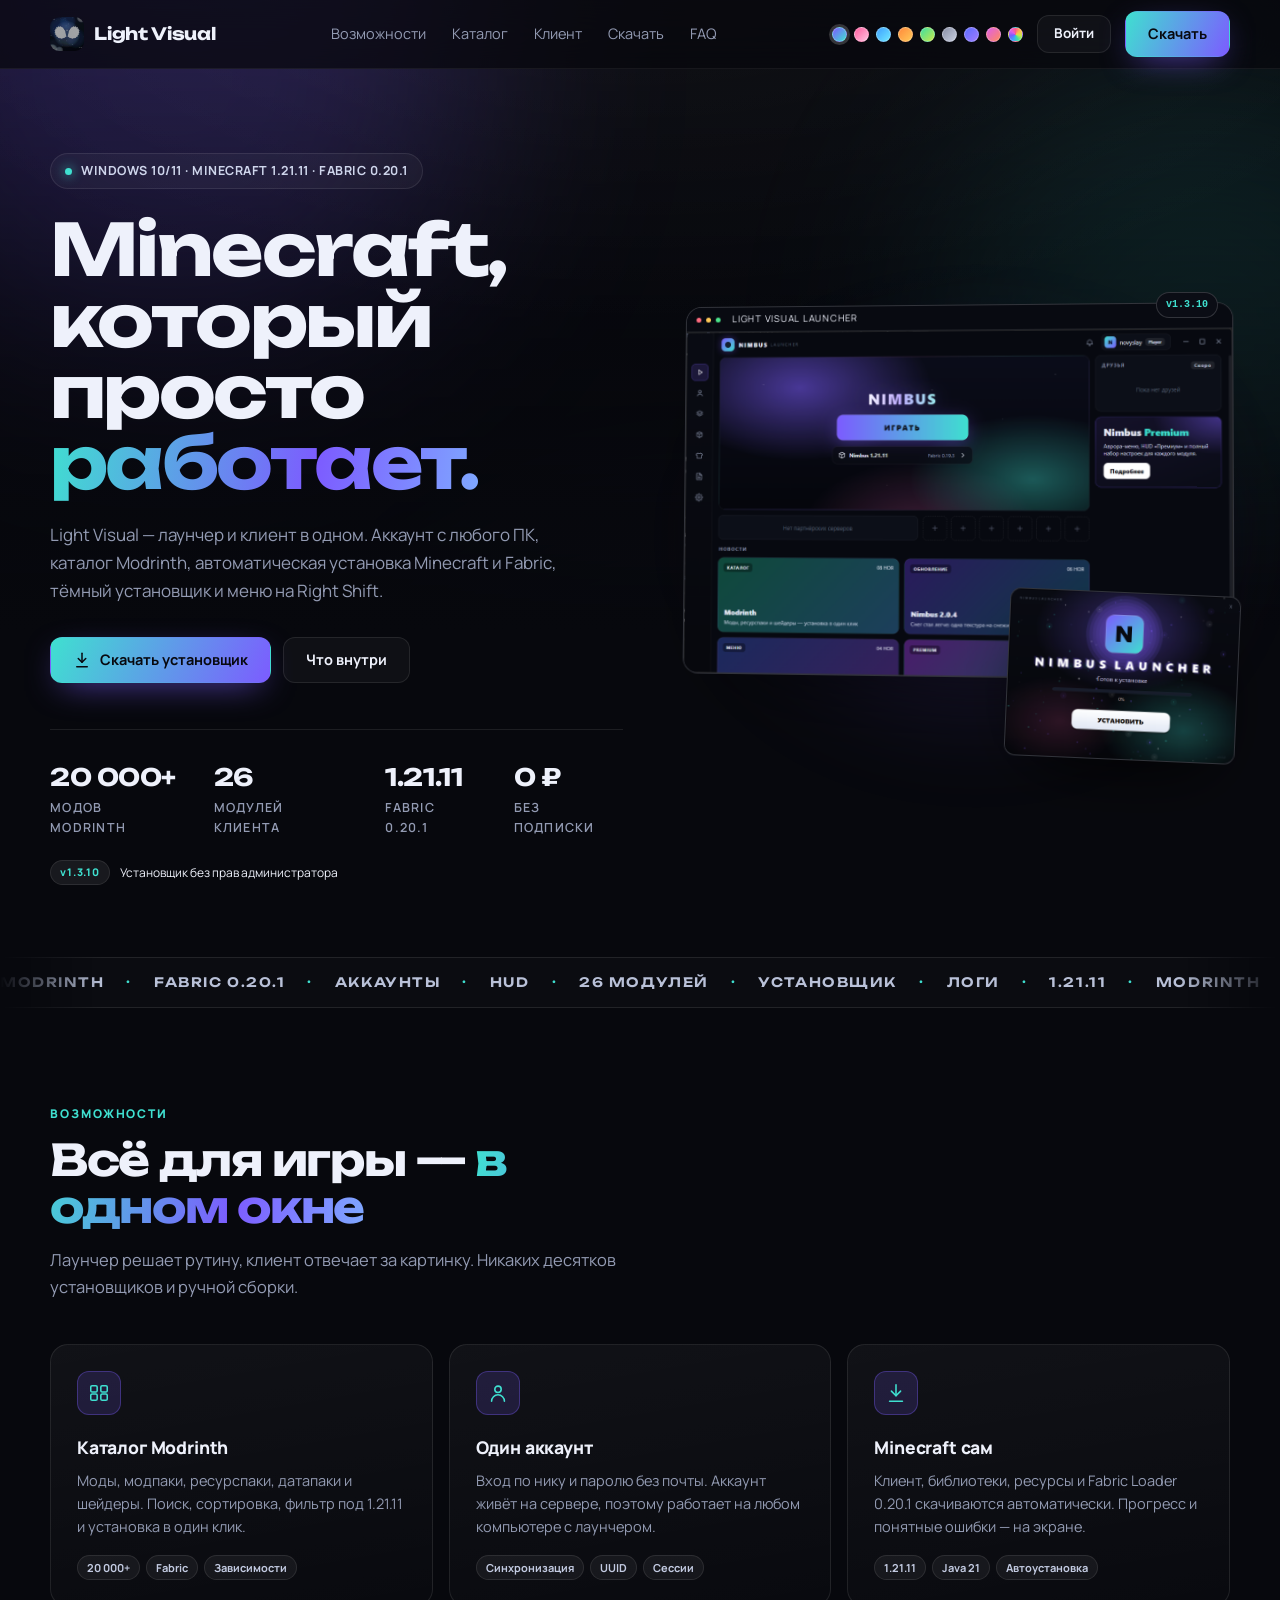
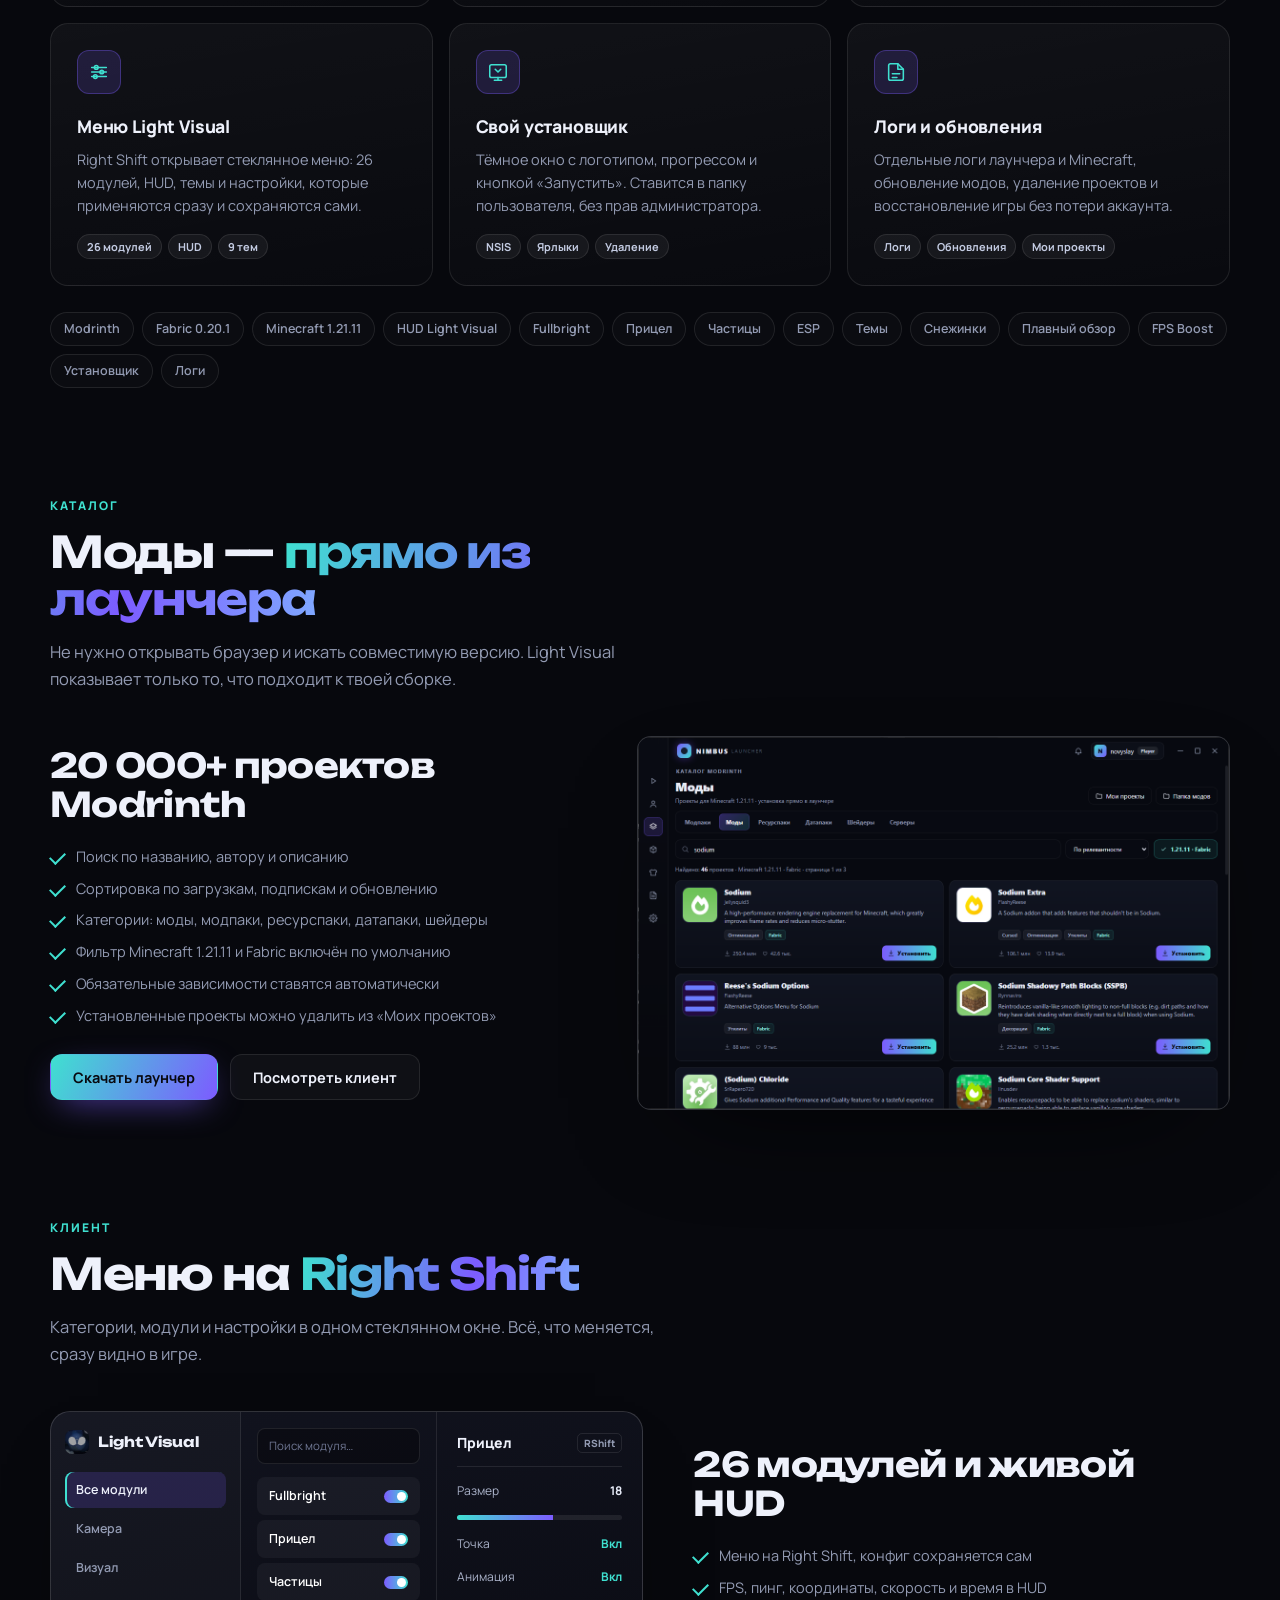
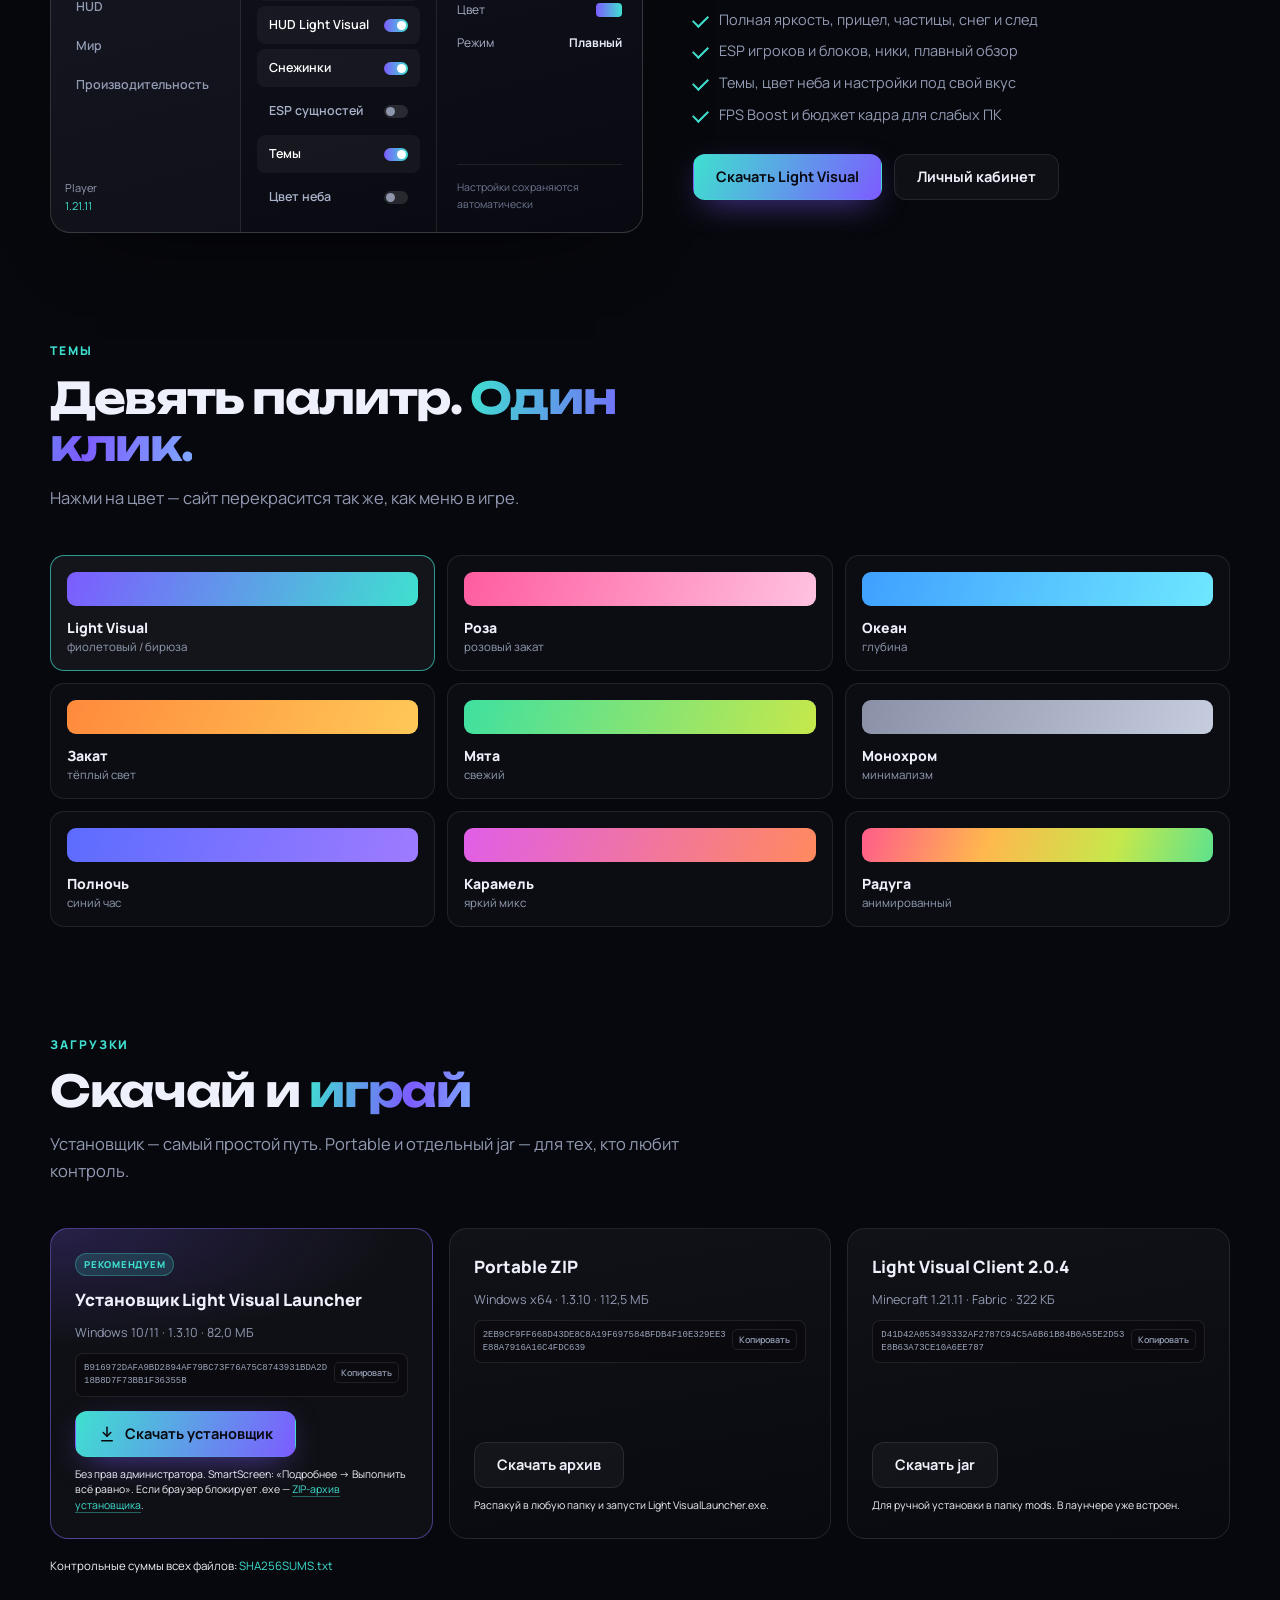
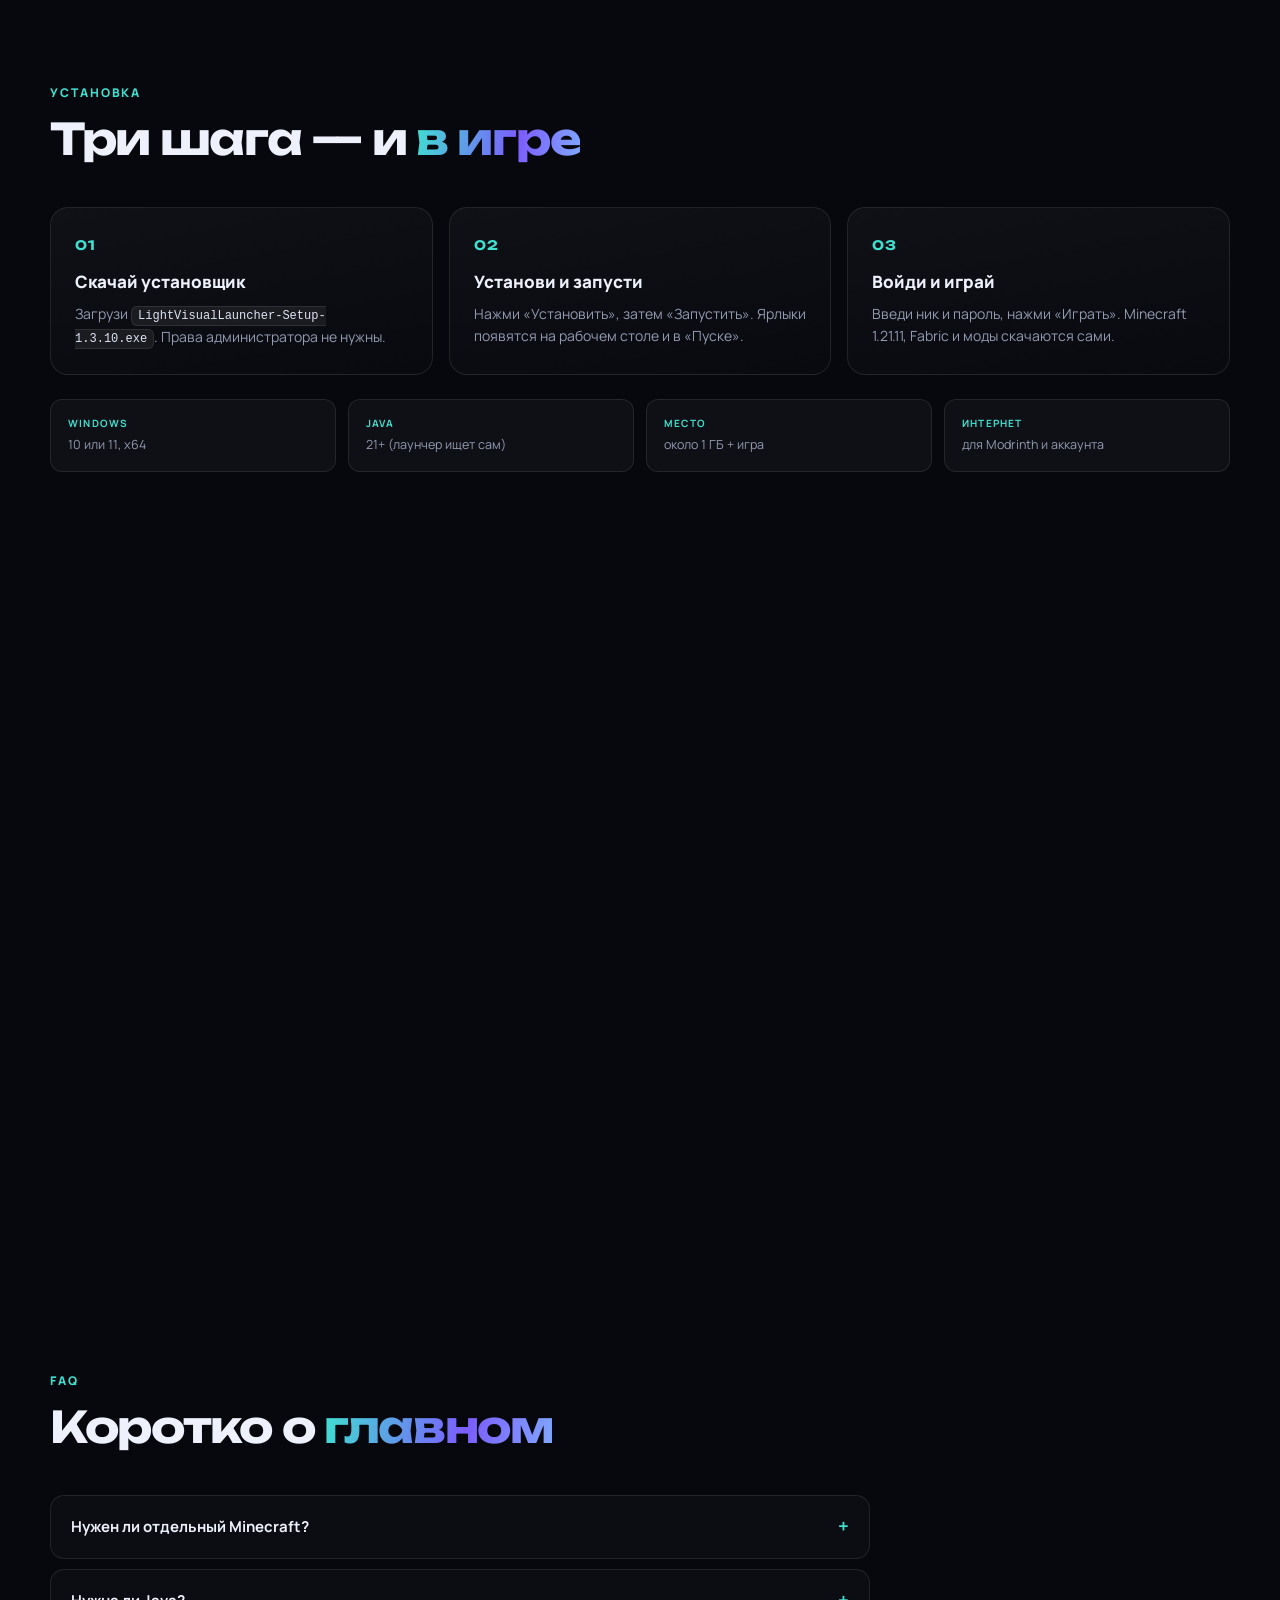
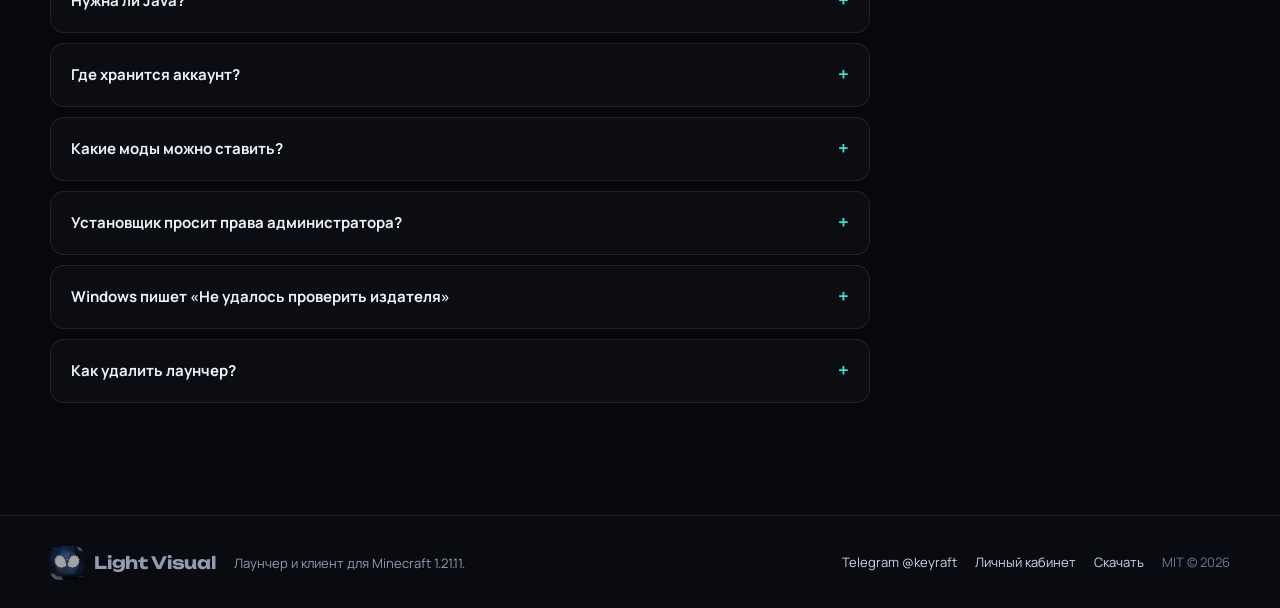
<file: index.html>
﻿<!DOCTYPE html>
<html lang="ru">
<head>
<meta charset="UTF-8">
<meta name="viewport" content="width=device-width, initial-scale=1">
<title>Light Visual — лаунчер и клиент для Minecraft 1.21.11</title>
<meta name="description" content="Light Visual — лаунчер и клиент для Minecraft 1.21.11 на Fabric: аккаунт с любого ПК, каталог Modrinth, автоматическая установка игры, HUD, 26 модулей, тёмный установщик и логи.">
<meta name="theme-color" content="#07080d">
<link rel="icon" href="assets/icon.png">
<link rel="preconnect" href="https://fonts.googleapis.com">
<link rel="preconnect" href="https://fonts.gstatic.com" crossorigin>
<link href="https://fonts.googleapis.com/css2?family=Manrope:wght@400;500;600;700;800&family=Unbounded:wght@600;700;800&display=swap" rel="stylesheet">
<link rel="stylesheet" href="style.css">
</head>
<body>
<div class="aurora" aria-hidden="true">
  <span class="blob b1"></span>
  <span class="blob b2"></span>
  <span class="blob b3"></span>
</div>

<header class="nav" id="top">
  <div class="wrap nav-inner">
    <a class="brand" href="#top">
      <img src="assets/icon.png" alt="Light Visual" width="34" height="34">
      <span>Light Visual</span>
    </a>
    <nav class="nav-links" aria-label="Основная навигация">
      <a href="#features">Возможности</a>
      <a href="#catalog">Каталог</a>
      <a href="#client">Клиент</a>
      <a href="#download">Скачать</a>
      <a href="#faq">FAQ</a>
    </nav>
    <div class="nav-actions">
      <div class="theme-dots" id="themeDots" aria-label="Тема оформления"></div>
      <a class="btn btn-ghost nav-account" href="account.html">Войти</a>
      <a class="btn btn-primary nav-download" href="#download">Скачать</a>
      <button class="nav-burger" id="navBurger" type="button" aria-label="Открыть меню" aria-expanded="false">
        <span></span><span></span><span></span>
      </button>
    </div>
  </div>
  <nav class="mobile-menu" id="mobileMenu" aria-label="Мобильная навигация">
    <a href="#features">Возможности</a>
    <a href="#catalog">Каталог</a>
    <a href="#client">Клиент</a>
    <a href="#download">Скачать</a>
    <a href="#faq">FAQ</a>
    <a href="account.html">Личный кабинет</a>
  </nav>
</header>

<main>
  <section class="hero wrap">
    <div class="hero-copy">
      <span class="badge"><i class="dot"></i> Windows 10/11 · Minecraft 1.21.11 · Fabric 0.20.1</span>
      <h1>Minecraft,<br>который просто<br><span class="grad">работает.</span></h1>
      <p class="lead">Light Visual — лаунчер и клиент в одном. Аккаунт с любого ПК, каталог Modrinth, автоматическая установка Minecraft и Fabric, тёмный установщик и меню на Right Shift.</p>
      <div class="hero-cta">
        <a class="btn btn-primary" href="https://github.com/davidovairinamatt-lgtm/nimbus-site/releases/download/v1.3.10/LightVisualLauncher-Setup-1.3.10.exe">
          <svg width="18" height="18" viewBox="0 0 24 24" fill="none" stroke="currentColor" stroke-width="2" stroke-linecap="round" stroke-linejoin="round"><path d="M12 3v12"/><path d="m7 10 5 5 5-5"/><path d="M5 21h14"/></svg>
          Скачать установщик
        </a>
        <a class="btn btn-ghost" href="#features">Что внутри</a>
      </div>
      <dl class="stats">
        <div><dt>20 000+</dt><dd>модов Modrinth</dd></div>
        <div><dt>26</dt><dd>модулей клиента</dd></div>
        <div><dt>1.21.11</dt><dd>Fabric 0.20.1</dd></div>
        <div><dt>0 ₽</dt><dd>без подписки</dd></div>
      </dl>
      <div class="hero-note">
        <span class="pill">v1.3.10</span>
        <span>Установщик без прав администратора</span>
      </div>
    </div>

    <div class="hero-art">
      <div class="art-glow" aria-hidden="true"></div>
      <div class="shot shot-main">
        <div class="shot-bar"><i></i><i></i><i></i><span>Light Visual Launcher</span></div>
        <img src="assets/launcher-home.png" alt="Главный экран Light Visual Launcher" loading="eager">
      </div>
      <div class="shot shot-mini">
        <img src="assets/installer.png" alt="Установщик Light Visual" loading="lazy">
      </div>
      <span class="hero-version">v1.3.10</span>
    </div>
  </section>

  <div class="marquee" aria-hidden="true">
    <div class="marquee-track">
      <span>MODRINTH</span><span>·</span><span>FABRIC 0.20.1</span><span>·</span><span>АККАУНТЫ</span><span>·</span><span>HUD</span><span>·</span><span>26 МОДУЛЕЙ</span><span>·</span><span>УСТАНОВЩИК</span><span>·</span><span>ЛОГИ</span><span>·</span><span>1.21.11</span><span>·</span>
      <span>MODRINTH</span><span>·</span><span>FABRIC 0.20.1</span><span>·</span><span>АККАУНТЫ</span><span>·</span><span>HUD</span><span>·</span><span>26 МОДУЛЕЙ</span><span>·</span><span>УСТАНОВЩИК</span><span>·</span><span>ЛОГИ</span><span>·</span><span>1.21.11</span><span>·</span>
    </div>
  </div>

  <section class="section wrap" id="features">
    <div class="section-head reveal">
      <span class="eyebrow">Возможности</span>
      <h2>Всё для игры — <span class="grad">в одном окне</span></h2>
      <p>Лаунчер решает рутину, клиент отвечает за картинку. Никаких десятков установщиков и ручной сборки.</p>
    </div>

    <div class="grid features">
      <article class="card reveal">
        <div class="ico"><svg viewBox="0 0 24 24"><rect x="3" y="4" width="7" height="7" rx="1.5"/><rect x="14" y="4" width="7" height="7" rx="1.5"/><rect x="3" y="13" width="7" height="7" rx="1.5"/><rect x="14" y="13" width="7" height="7" rx="1.5"/></svg></div>
        <h3>Каталог Modrinth</h3>
        <p>Моды, модпаки, ресурспаки, датапаки и шейдеры. Поиск, сортировка, фильтр под 1.21.11 и установка в один клик.</p>
        <div class="tags"><span>20 000+</span><span>Fabric</span><span>Зависимости</span></div>
      </article>

      <article class="card reveal">
        <div class="ico"><svg viewBox="0 0 24 24"><circle cx="12" cy="8" r="3.5"/><path d="M5 21c0-3.9 3.1-7 7-7s7 3.1 7 7"/></svg></div>
        <h3>Один аккаунт</h3>
        <p>Вход по нику и паролю без почты. Аккаунт живёт на сервере, поэтому работает на любом компьютере с лаунчером.</p>
        <div class="tags"><span>Синхронизация</span><span>UUID</span><span>Сессии</span></div>
      </article>

      <article class="card reveal">
        <div class="ico"><svg viewBox="0 0 24 24"><path d="M12 3v12"/><path d="m7 10 5 5 5-5"/><path d="M5 21h14"/></svg></div>
        <h3>Minecraft сам</h3>
        <p>Клиент, библиотеки, ресурсы и Fabric Loader 0.20.1 скачиваются автоматически. Прогресс и понятные ошибки — на экране.</p>
        <div class="tags"><span>1.21.11</span><span>Java 21</span><span>Автоустановка</span></div>
      </article>

      <article class="card reveal">
        <div class="ico"><svg viewBox="0 0 24 24"><path d="M4 7h16M4 12h16M4 17h16"/><circle cx="9" cy="7" r="2"/><circle cx="15" cy="12" r="2"/><circle cx="8" cy="17" r="2"/></svg></div>
        <h3>Меню Light Visual</h3>
        <p>Right Shift открывает стеклянное меню: 26 модулей, HUD, темы и настройки, которые применяются сразу и сохраняются сами.</p>
        <div class="tags"><span>26 модулей</span><span>HUD</span><span>9 тем</span></div>
      </article>

      <article class="card reveal">
        <div class="ico"><svg viewBox="0 0 24 24"><rect x="3" y="4" width="18" height="14" rx="2"/><path d="M8 21h8M12 18v3"/><path d="m9 9 3 3 3-3"/></svg></div>
        <h3>Свой установщик</h3>
        <p>Тёмное окно с логотипом, прогрессом и кнопкой «Запустить». Ставится в папку пользователя, без прав администратора.</p>
        <div class="tags"><span>NSIS</span><span>Ярлыки</span><span>Удаление</span></div>
      </article>

      <article class="card reveal">
        <div class="ico"><svg viewBox="0 0 24 24"><path d="M14 3H6a2 2 0 0 0-2 2v14a2 2 0 0 0 2 2h12a2 2 0 0 0 2-2V9z"/><path d="M14 3v6h6M8 14h8M8 18h5"/></svg></div>
        <h3>Логи и обновления</h3>
        <p>Отдельные логи лаунчера и Minecraft, обновление модов, удаление проектов и восстановление игры без потери аккаунта.</p>
        <div class="tags"><span>Логи</span><span>Обновления</span><span>Мои проекты</span></div>
      </article>
    </div>

    <div class="chips-row">
      <span>Modrinth</span><span>Fabric 0.20.1</span><span>Minecraft 1.21.11</span><span>HUD Light Visual</span><span>Fullbright</span><span>Прицел</span><span>Частицы</span><span>ESP</span><span>Темы</span><span>Снежинки</span><span>Плавный обзор</span><span>FPS Boost</span><span>Установщик</span><span>Логи</span>
    </div>
  </section>

  <section class="section wrap" id="catalog">
    <div class="section-head reveal">
      <span class="eyebrow">Каталог</span>
      <h2>Моды — <span class="grad">прямо из лаунчера</span></h2>
      <p>Не нужно открывать браузер и искать совместимую версию. Light Visual показывает только то, что подходит к твоей сборке.</p>
    </div>

    <div class="split">
      <div class="split-copy reveal">
        <h3>20 000+ проектов Modrinth</h3>
        <ul class="check-list">
          <li>Поиск по названию, автору и описанию</li>
          <li>Сортировка по загрузкам, подпискам и обновлению</li>
          <li>Категории: моды, модпаки, ресурспаки, датапаки, шейдеры</li>
          <li>Фильтр Minecraft 1.21.11 и Fabric включён по умолчанию</li>
          <li>Обязательные зависимости ставятся автоматически</li>
          <li>Установленные проекты можно удалить из «Моих проектов»</li>
        </ul>
        <div class="hero-cta">
          <a class="btn btn-primary" href="#download">Скачать лаунчер</a>
          <a class="btn btn-ghost" href="#client">Посмотреть клиент</a>
        </div>
      </div>
      <div class="shot shot-wide reveal">
        <img src="assets/launcher-mods.png" alt="Каталог модов Modrinth в Light Visual Launcher" loading="lazy">
      </div>
    </div>
  </section>

  <section class="section wrap" id="client">
    <div class="section-head reveal">
      <span class="eyebrow">Клиент</span>
      <h2>Меню на <span class="grad">Right Shift</span></h2>
      <p>Категории, модули и настройки в одном стеклянном окне. Всё, что меняется, сразу видно в игре.</p>
    </div>

    <div class="split reverse">
      <div class="menu-mock reveal">
        <aside class="mm-side">
          <div class="mm-logo"><img src="assets/icon.png" alt=""><b>Light Visual</b></div>
          <nav>
            <a class="on">Все модули</a>
            <a>Камера</a>
            <a>Визуал</a>
            <a>HUD</a>
            <a>Мир</a>
            <a>Производительность</a>
          </nav>
          <div class="mm-user"><span>Player</span><em>1.21.11</em></div>
        </aside>
        <div class="mm-list">
          <div class="mm-search">Поиск модуля…</div>
          <div class="mm-item on"><span>Fullbright</span><i></i></div>
          <div class="mm-item on"><span>Прицел</span><i></i></div>
          <div class="mm-item on"><span>Частицы</span><i></i></div>
          <div class="mm-item on"><span>HUD Light Visual</span><i></i></div>
          <div class="mm-item on"><span>Снежинки</span><i></i></div>
          <div class="mm-item"><span>ESP сущностей</span><i></i></div>
          <div class="mm-item on"><span>Темы</span><i></i></div>
          <div class="mm-item"><span>Цвет неба</span><i></i></div>
        </div>
        <div class="mm-panel">
          <div class="mm-title">Прицел <span class="mm-key">RShift</span></div>
          <div class="mm-row"><span>Размер</span><b>18</b></div>
          <div class="mm-slider"><i style="width:58%"></i></div>
          <div class="mm-row"><span>Точка</span><b class="on">Вкл</b></div>
          <div class="mm-row"><span>Анимация</span><b class="on">Вкл</b></div>
          <div class="mm-row"><span>Цвет</span><span class="mm-swatch"></span></div>
          <div class="mm-row"><span>Режим</span><b>Плавный</b></div>
          <div class="mm-foot">Настройки сохраняются автоматически</div>
        </div>
      </div>

      <div class="split-copy reveal">
        <h3>26 модулей и живой HUD</h3>
        <ul class="check-list">
          <li>Меню на Right Shift, конфиг сохраняется сам</li>
          <li>FPS, пинг, координаты, скорость и время в HUD</li>
          <li>Полная яркость, прицел, частицы, снег и след</li>
          <li>ESP игроков и блоков, ники, плавный обзор</li>
          <li>Темы, цвет неба и настройки под свой вкус</li>
          <li>FPS Boost и бюджет кадра для слабых ПК</li>
        </ul>
        <div class="hero-cta">
          <a class="btn btn-primary" href="#download">Скачать Light Visual</a>
          <a class="btn btn-ghost" href="account.html">Личный кабинет</a>
        </div>
      </div>
    </div>
  </section>

  <section class="section wrap" id="themes">
    <div class="section-head reveal">
      <span class="eyebrow">Темы</span>
      <h2>Девять палитр. <span class="grad">Один клик.</span></h2>
      <p>Нажми на цвет — сайт перекрасится так же, как меню в игре.</p>
    </div>
    <div class="themes-grid" id="themesGrid">
      <button class="theme-card" data-a="7C5CFF" data-b="3FE0D0" data-sky="7FA8FF"><span class="sw" style="--x:#7C5CFF;--y:#3FE0D0"></span><b>Light Visual</b><em>фиолетовый / бирюза</em></button>
      <button class="theme-card" data-a="FF5C9E" data-b="FFC2E0" data-sky="FF9BC4"><span class="sw" style="--x:#FF5C9E;--y:#FFC2E0"></span><b>Роза</b><em>розовый закат</em></button>
      <button class="theme-card" data-a="3FA0FF" data-b="6EE7FF" data-sky="4FA8FF"><span class="sw" style="--x:#3FA0FF;--y:#6EE7FF"></span><b>Океан</b><em>глубина</em></button>
      <button class="theme-card" data-a="FF8A3C" data-b="FFC857" data-sky="FF9E5E"><span class="sw" style="--x:#FF8A3C;--y:#FFC857"></span><b>Закат</b><em>тёплый свет</em></button>
      <button class="theme-card" data-a="3FE0A0" data-b="C6E84B" data-sky="7FE8C8"><span class="sw" style="--x:#3FE0A0;--y:#C6E84B"></span><b>Мята</b><em>свежий</em></button>
      <button class="theme-card" data-a="8A90A6" data-b="C6CDDF" data-sky="9AA2B8"><span class="sw" style="--x:#8A90A6;--y:#C6CDDF"></span><b>Монохром</b><em>минимализм</em></button>
      <button class="theme-card" data-a="5C6CFF" data-b="9E7BFF" data-sky="3C4C9E"><span class="sw" style="--x:#5C6CFF;--y:#9E7BFF"></span><b>Полночь</b><em>синий час</em></button>
      <button class="theme-card" data-a="E05EE8" data-b="FF8A5E" data-sky="C6A0FF"><span class="sw" style="--x:#E05EE8;--y:#FF8A5E"></span><b>Карамель</b><em>яркий микс</em></button>
      <button class="theme-card" data-a="rainbow" data-b="3FE0D0" data-sky="7FA8FF"><span class="sw rainbow"></span><b>Радуга</b><em>анимированный</em></button>
    </div>
  </section>

  <section class="section wrap" id="download">
    <div class="section-head reveal">
      <span class="eyebrow">Загрузки</span>
      <h2>Скачай и <span class="grad">играй</span></h2>
      <p>Установщик — самый простой путь. Portable и отдельный jar — для тех, кто любит контроль.</p>
    </div>

    <div class="download-grid">
      <article class="download-card featured reveal">
        <span class="dl-badge">Рекомендуем</span>
        <h3>Установщик Light Visual Launcher</h3>
        <p>Windows 10/11 · 1.3.10 · 82,0 МБ</p>
        <div class="hash-line"><code>B916972DAFA9BD2894AF79BC73F76A75C8743931BDA2D18B8D7F73BB1F36355B</code><button class="copy-btn" type="button" data-copy="B916972DAFA9BD2894AF79BC73F76A75C8743931BDA2D18B8D7F73BB1F36355B" aria-label="Скопировать SHA256">Копировать</button></div>
        <div class="dl-actions">
          <a class="btn btn-primary" href="https://github.com/davidovairinamatt-lgtm/nimbus-site/releases/download/v1.3.10/LightVisualLauncher-Setup-1.3.10.exe">
            <svg width="18" height="18" viewBox="0 0 24 24" fill="none" stroke="currentColor" stroke-width="2" stroke-linecap="round" stroke-linejoin="round"><path d="M12 3v12"/><path d="m7 10 5 5 5-5"/><path d="M5 21h14"/></svg>
            Скачать установщик
          </a>
        </div>
        <small>Без прав администратора. SmartScreen: «Подробнее → Выполнить всё равно». Если браузер блокирует .exe — <a href="https://github.com/davidovairinamatt-lgtm/nimbus-site/releases/download/v1.3.10/LightVisualLauncher-Setup-1.3.10.zip">ZIP-архив установщика</a>.</small>
      </article>

      <article class="download-card reveal">
        <h3>Portable ZIP</h3>
        <p>Windows x64 · 1.3.10 · 112,5 МБ</p>
        <div class="hash-line"><code>2EB9CF9FF668D43DE8C8A19F697584BFDB4F10E329EE3E88A7916A16C4FDC639</code><button class="copy-btn" type="button" data-copy="2EB9CF9FF668D43DE8C8A19F697584BFDB4F10E329EE3E88A7916A16C4FDC639" aria-label="Скопировать SHA256">Копировать</button></div>
        <div class="dl-actions">
          <a class="btn btn-ghost" href="https://github.com/davidovairinamatt-lgtm/nimbus-site/releases/download/v1.3.10/LightVisualLauncher-1.3.10-win32-x64.zip">Скачать архив</a>
        </div>
        <small>Распакуй в любую папку и запусти Light VisualLauncher.exe.</small>
      </article>

      <article class="download-card reveal">
        <h3>Light Visual Client 2.0.4</h3>
        <p>Minecraft 1.21.11 · Fabric · 322 КБ</p>
        <div class="hash-line"><code>D41D42A053493332AF2787C94C5A6B61B84B0A55E2D53E8B63A73CE10A6EE787</code><button class="copy-btn" type="button" data-copy="D41D42A053493332AF2787C94C5A6B61B84B0A55E2D53E8B63A73CE10A6EE787" aria-label="Скопировать SHA256">Копировать</button></div>
        <div class="dl-actions">
          <a class="btn btn-ghost" href="downloads/light-visual-1.21.11-2.0.4.jar" download>Скачать jar</a>
        </div>
        <small>Для ручной установки в папку mods. В лаунчере уже встроен.</small>
      </article>
    </div>
    <p class="download-note">Контрольные суммы всех файлов: <a href="downloads/SHA256SUMS.txt" target="_blank" rel="noopener">SHA256SUMS.txt</a></p>
  </section>

  <section class="section wrap" id="install">
    <div class="section-head reveal">
      <span class="eyebrow">Установка</span>
      <h2>Три шага — и <span class="grad">в игре</span></h2>
    </div>
    <div class="steps">
      <div class="step reveal">
        <span class="num">01</span>
        <h3>Скачай установщик</h3>
        <p>Загрузи <code>LightVisualLauncher-Setup-1.3.10.exe</code>. Права администратора не нужны.</p>
      </div>
      <div class="step reveal">
        <span class="num">02</span>
        <h3>Установи и запусти</h3>
        <p>Нажми «Установить», затем «Запустить». Ярлыки появятся на рабочем столе и в «Пуске».</p>
      </div>
      <div class="step reveal">
        <span class="num">03</span>
        <h3>Войди и играй</h3>
        <p>Введи ник и пароль, нажми «Играть». Minecraft 1.21.11, Fabric и моды скачаются сами.</p>
      </div>
    </div>

    <div class="requirements reveal">
      <div><b>Windows</b><span>10 или 11, x64</span></div>
      <div><b>Java</b><span>21+ (лаунчер ищет сам)</span></div>
      <div><b>Место</b><span>около 1 ГБ + игра</span></div>
      <div><b>Интернет</b><span>для Modrinth и аккаунта</span></div>
    </div>
  </section>

  <section class="section wrap" id="account">
    <div class="account-cta reveal">
      <div class="account-cta-icon">
        <svg viewBox="0 0 24 24"><circle cx="12" cy="8" r="3.5"/><path d="M5 21c0-3.9 3.1-7 7-7s7 3.1 7 7"/></svg>
      </div>
      <div class="account-cta-copy">
        <h2>Один аккаунт — любой ПК</h2>
        <p>Зарегистрируйся на сервере Light Visual и входи с любого компьютера. Ник, пароль и UUID игрока — без почты и лишних шагов.</p>
      </div>
      <div class="hero-cta">
        <a class="btn btn-primary" href="account.html">Личный кабинет</a>
        <a class="btn btn-ghost" href="account.html#register">Создать аккаунт</a>
      </div>
    </div>
  </section>

  <section class="section wrap" id="changelog">
    <div class="section-head reveal">
      <span class="eyebrow">Changelog</span>
      <h2>Что <span class="grad">нового</span></h2>
    </div>
    <div class="changelog">
      <article class="release reveal">
        <div class="release-tag">1.3.10 <span>установщик</span></div>
        <p>Новый фирменный установщик с прогрессом и кнопкой запуска. Установка без прав администратора, ярлыки и удаление. Fabric Loader 0.20.1, удаление проектов и восстановление WalksyLib.</p>
      </article>
      <article class="release reveal">
        <div class="release-tag">1.3.0 <span>каталог</span></div>
        <p>Панель Modrinth: 20 000+ проектов, поиск, сортировка, вкладки, карточки, установка модов и зависимостей, «Мои проекты».</p>
      </article>
      <article class="release reveal">
        <div class="release-tag">1.2.0 <span>лаунчер</span></div>
        <p>Запуск Minecraft 1.21.11 и Fabric, меню логов, прогресс, состояния «Скачивание Light Visual / Запущено», первый установщик.</p>
      </article>
      <article class="release reveal">
        <div class="release-tag">2.0.4 <span>клиент</span></div>
        <p>Аврора-меню на Right Shift, HUD Premium, 26 модулей, ESP, снежинки, следы, темы и FPS Boost. При открытии меню снимаются лимит кадров и VSync, частицы и дальность сущностей временно уменьшаются — FPS в меню не режется.</p>
      </article>
    </div>
  </section>

  <section class="section wrap" id="faq">
    <div class="section-head reveal">
      <span class="eyebrow">FAQ</span>
      <h2>Коротко о <span class="grad">главном</span></h2>
    </div>
    <div class="faq">
      <details class="reveal">
        <summary>Нужен ли отдельный Minecraft?</summary>
        <p>Нет. Лаунчер сам скачает Minecraft 1.21.11, Fabric и библиотеки в отдельную папку. Если игра уже установлена, файлы переиспользуются.</p>
      </details>
      <details class="reveal">
        <summary>Нужна ли Java?</summary>
        <p>Да, Java 21 или новее. Лаунчер ищет её в JAVA_HOME, PATH, Adoptium и TLauncher. Если Java нет — покажет понятную ошибку.</p>
      </details>
      <details class="reveal">
        <summary>Где хранится аккаунт?</summary>
        <p>На сервере аккаунтов Light Visual. Укажи его адрес в настройках лаунчера — и вход будет работать на другом ПК. Пароль хранится в виде scrypt-хэша.</p>
      </details>
      <details class="reveal">
        <summary>Какие моды можно ставить?</summary>
        <p>Любые проекты Modrinth для Minecraft 1.21.11 и Fabric. Фильтр включён по умолчанию, обязательные зависимости скачиваются автоматически.</p>
      </details>
      <details class="reveal">
        <summary>Установщик просит права администратора?</summary>
        <p>Нет. Он ставит лаунчер в <code>%LOCALAPPDATA%\Programs\Light Visual Launcher</code>, создаёт ярлыки и запись в «Установленных приложениях» для текущего пользователя.</p>
      </details>
      <details class="reveal">
        <summary>Windows пишет «Не удалось проверить издателя»</summary>
        <p>Установщик не подписан. Нажми «Подробнее» → «Выполнить всё равно». Это стандартное предупреждение SmartScreen для новых сборок.</p>
      </details>
      <details class="reveal">
        <summary>Как удалить лаунчер?</summary>
        <p>«Параметры → Приложения → Light Visual Launcher → Удалить» или ярлык «Удалить Light Visual Launcher». Аккаунт, логи и скачанный Minecraft в <code>%APPDATA%</code> останутся.</p>
      </details>
    </div>
  </section>
</main>

<footer class="footer">
  <div class="wrap footer-inner">
    <div class="brand">
      <img src="assets/icon.png" alt="Light Visual" width="34" height="34">
      <span>Light Visual</span>
    </div>
    <p>Лаунчер и клиент для Minecraft 1.21.11.</p>
    <div class="footer-links">
      <a href="https://t.me/keyraft" target="_blank" rel="noopener">Telegram @keyraft</a>
      <a href="account.html">Личный кабинет</a>
      <a href="#download">Скачать</a>
      <span>MIT © 2026</span>
    </div>
  </div>
</footer>

<div class="toast" id="toast" hidden></div>
<script src="script.js"></script>
</body>
</html>
</file>
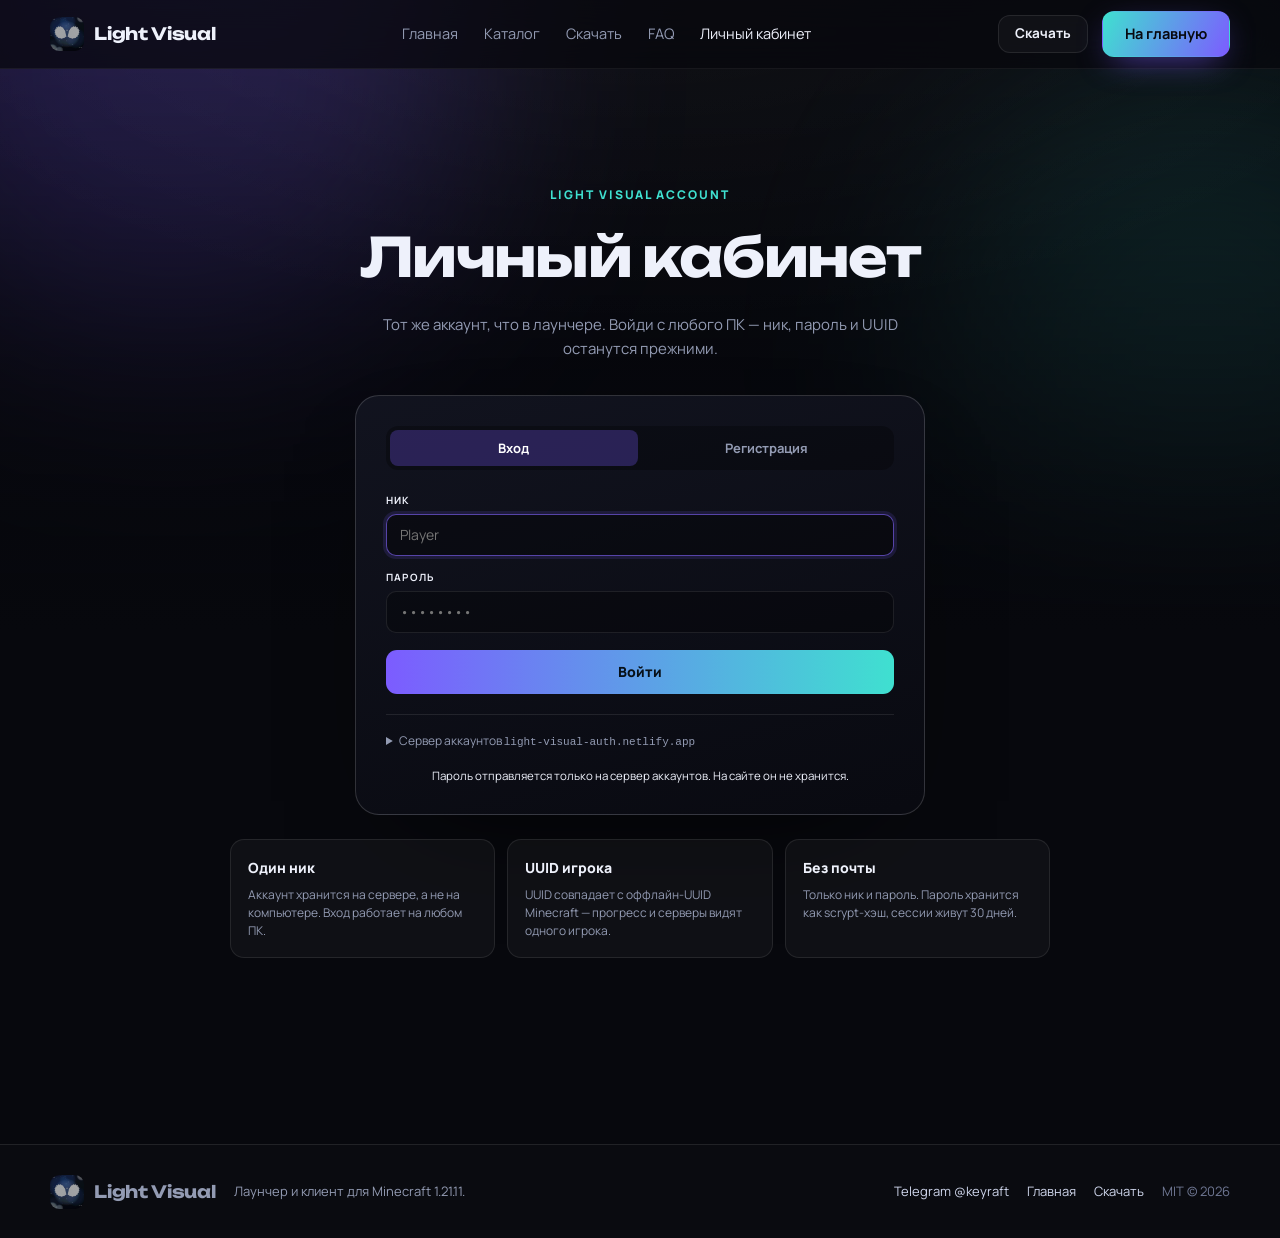
<file: account.html>
<!DOCTYPE html>
<html lang="ru">
<head>
<meta charset="UTF-8">
<meta name="viewport" content="width=device-width, initial-scale=1">
<title>Личный кабинет — Light Visual</title>
<meta name="description" content="Вход и регистрация в Light Visual. Тот же аккаунт, что в лаунчере: ник, пароль и UUID игрока на любом ПК.">
<meta name="theme-color" content="#07080d">
<link rel="icon" href="assets/icon.png">
<link rel="preconnect" href="https://fonts.googleapis.com">
<link rel="preconnect" href="https://fonts.gstatic.com" crossorigin>
<link href="https://fonts.googleapis.com/css2?family=Manrope:wght@400;500;600;700;800&family=Unbounded:wght@600;700;800&display=swap" rel="stylesheet">
<link rel="stylesheet" href="style.css">
</head>
<body class="account-page">
<div class="aurora" aria-hidden="true">
  <span class="blob b1"></span>
  <span class="blob b2"></span>
  <span class="blob b3"></span>
</div>

<header class="nav" id="top">
  <div class="wrap nav-inner">
    <a class="brand" href="index.html">
      <img src="assets/icon.png" alt="Light Visual" width="34" height="34">
      <span>Light Visual</span>
    </a>
    <nav class="nav-links" aria-label="Навигация">
      <a href="index.html">Главная</a>
      <a href="index.html#catalog">Каталог</a>
      <a href="index.html#download">Скачать</a>
      <a href="index.html#faq">FAQ</a>
      <a class="active" href="account.html">Личный кабинет</a>
    </nav>
    <div class="nav-actions">
      <a class="btn btn-ghost nav-account" href="index.html#download">Скачать</a>
      <a class="btn btn-primary" href="index.html">На главную</a>
      <button class="nav-burger" id="navBurger" type="button" aria-label="Открыть меню" aria-expanded="false">
        <span></span><span></span><span></span>
      </button>
    </div>
  </div>
  <nav class="mobile-menu" id="mobileMenu" aria-label="Мобильная навигация">
    <a href="index.html">Главная</a>
    <a href="index.html#catalog">Каталог</a>
    <a href="index.html#download">Скачать</a>
    <a href="index.html#faq">FAQ</a>
    <a href="account.html">Личный кабинет</a>
  </nav>
</header>

<main class="account-main wrap">
  <div class="account-hero">
    <span class="eyebrow">Light Visual Account</span>
    <h1>Личный кабинет</h1>
    <p>Тот же аккаунт, что в лаунчере. Войди с любого ПК — ник, пароль и UUID останутся прежними.</p>
  </div>

  <section class="account-card" aria-live="polite">
    <div id="authView">
      <div class="account-tabs" role="tablist" aria-label="Вход или регистрация">
        <button type="button" class="account-tab active" data-auth-tab="login" role="tab" aria-selected="true">Вход</button>
        <button type="button" class="account-tab" data-auth-tab="register" role="tab" aria-selected="false">Регистрация</button>
      </div>

      <form id="authForm" class="account-form" autocomplete="on" novalidate>
        <label class="account-field">
          <span>Ник</span>
          <input id="username" class="account-input" name="username" type="text" maxlength="16" placeholder="Player" autocomplete="username" required>
        </label>
        <label class="account-field">
          <span>Пароль</span>
          <input id="password" class="account-input" name="password" type="password" maxlength="128" placeholder="••••••••" autocomplete="current-password" required>
        </label>
        <label class="account-field" id="repeatField" hidden>
          <span>Повтори пароль</span>
          <input id="repeat" class="account-input" name="repeat" type="password" maxlength="128" placeholder="••••••••" autocomplete="new-password">
        </label>

        <div id="authError" class="account-error" role="alert"></div>
        <button id="authSubmit" class="account-submit" type="submit">Войти</button>
      </form>

      <details class="account-server">
        <summary>Сервер аккаунтов <span id="serverLabel">127.0.0.1:3000</span></summary>
        <div class="server-row">
          <input id="serverUrl" class="account-input mono" type="url" spellcheck="false" placeholder="https://auth.example.com">
          <button id="saveServer" class="btn btn-ghost" type="button">Сохранить</button>
        </div>
        <div id="serverStatus" class="server-status"></div>
        <p class="account-note">Для второго ПК укажи адрес сервера, который печатает Light VisualAuthServer. Для интернета нужен https.</p>
      </details>

      <p class="account-note center">Пароль отправляется только на сервер аккаунтов. На сайте он не хранится.</p>
    </div>

    <div id="userView" hidden>
      <div class="account-user">
        <div id="avatar" class="account-avatar">N</div>
        <div class="account-user-copy">
          <h2 id="userName">Player</h2>
          <span class="account-badge">Аккаунт Light Visual</span>
        </div>
        <a class="btn btn-ghost small" href="index.html#download">Скачать</a>
      </div>

      <div class="account-grid">
        <div class="account-info">
          <span>UUID игрока</span>
          <code id="userUuid" class="mono">—</code>
        </div>
        <div class="account-info">
          <span>Аккаунт создан</span>
          <b id="userCreated">—</b>
        </div>
        <div class="account-info wide">
          <span>Сервер аккаунтов</span>
          <b id="userServer" class="mono">—</b>
        </div>
      </div>

      <div class="account-actions">
        <button id="copyUuid" class="btn btn-primary" type="button">Скопировать UUID</button>
        <button id="openServer" class="btn btn-ghost" type="button">Сменить сервер</button>
        <button id="logout" class="btn btn-ghost danger" type="button">Выйти</button>
      </div>

      <p class="account-note center">Этот аккаунт работает в лаунчере, если там указан тот же сервер аккаунтов.</p>
    </div>
  </section>

  <section class="account-benefits">
    <article>
      <h3>Один ник</h3>
      <p>Аккаунт хранится на сервере, а не на компьютере. Вход работает на любом ПК.</p>
    </article>
    <article>
      <h3>UUID игрока</h3>
      <p>UUID совпадает с оффлайн-UUID Minecraft — прогресс и серверы видят одного игрока.</p>
    </article>
    <article>
      <h3>Без почты</h3>
      <p>Только ник и пароль. Пароль хранится как scrypt-хэш, сессии живут 30 дней.</p>
    </article>
  </section>
</main>

<footer class="footer">
  <div class="wrap footer-inner">
    <div class="brand">
      <img src="assets/icon.png" alt="Light Visual" width="34" height="34">
      <span>Light Visual</span>
    </div>
    <p>Лаунчер и клиент для Minecraft 1.21.11.</p>
    <div class="footer-links">
      <a href="https://t.me/keyraft" target="_blank" rel="noopener">Telegram @keyraft</a>
      <a href="index.html">Главная</a>
      <a href="index.html#download">Скачать</a>
      <span>MIT © 2026</span>
    </div>
  </div>
</footer>

<div class="toast" id="toast" hidden></div>
<script src="script.js"></script>
<script src="account.js"></script>
</body>
</html>
</file>
<file: style.css>
:root {
  --a1: #7C5CFF;
  --a2: #3FE0D0;
  --sky: #7FA8FF;
  --bg: #07080d;
  --bg2: #0b0d15;
  --surface: rgba(255, 255, 255, 0.035);
  --surface-2: rgba(255, 255, 255, 0.06);
  --stroke: rgba(255, 255, 255, 0.09);
  --stroke-2: rgba(255, 255, 255, 0.16);
  --text: #eef1fb;
  --muted: #939bb3;
  --radius: 18px;
  --max: 1180px;
  --font: "Manrope", "Segoe UI", system-ui, sans-serif;
  --display: "Unbounded", "Manrope", "Segoe UI", sans-serif;
  --mono: ui-monospace, "Cascadia Code", "Consolas", monospace;
}

* { box-sizing: border-box; }
html { scroll-behavior: smooth; scroll-padding-top: 96px; }
body {
  margin: 0;
  background: var(--bg);
  color: var(--text);
  font-family: var(--font);
  font-size: 16px;
  line-height: 1.6;
  -webkit-font-smoothing: antialiased;
  overflow-x: hidden;
}
a { color: inherit; text-decoration: none; }
img { display: block; }
code {
  font-family: var(--mono);
  font-size: 0.86em;
  background: rgba(255, 255, 255, 0.06);
  border: 1px solid var(--stroke);
  padding: 2px 6px;
  border-radius: 6px;
  color: #dfe4f5;
}
::selection { background: var(--a1); color: #fff; }

.wrap {
  width: min(var(--max), calc(100% - 48px));
  margin: 0 auto;
}

/* ---------- background ---------- */
.aurora {
  position: fixed;
  inset: 0;
  z-index: 0;
  pointer-events: none;
  overflow: hidden;
}
.blob {
  position: absolute;
  border-radius: 50%;
  filter: blur(110px);
  opacity: 0.32;
  will-change: transform;
}
.b1 { width: 620px; height: 620px; top: -240px; left: -140px; background: var(--a1); animation: drift 26s ease-in-out infinite; }
.b2 { width: 520px; height: 520px; top: 10%; right: -180px; background: var(--a2); opacity: 0.22; animation: drift 32s ease-in-out infinite reverse; }
.b3 { width: 560px; height: 560px; bottom: -240px; left: 32%; background: var(--sky); opacity: 0.14; animation: drift 38s ease-in-out infinite; }
@keyframes drift {
  0%, 100% { transform: translate3d(0, 0, 0) scale(1); }
  50% { transform: translate3d(40px, 50px, 0) scale(1.12); }
}
body::before {
  content: "";
  position: fixed;
  inset: 0;
  z-index: 1;
  pointer-events: none;
  background:
    radial-gradient(1200px 600px at 50% -10%, rgba(255, 255, 255, 0.05), transparent 70%),
    linear-gradient(180deg, rgba(7, 8, 13, 0.2), var(--bg) 70%);
}
main, .nav, .footer { position: relative; z-index: 2; }

/* ---------- nav ---------- */
.nav {
  position: sticky;
  top: 0;
  z-index: 50;
  backdrop-filter: blur(18px);
  background: rgba(7, 8, 13, 0.72);
  border-bottom: 1px solid rgba(255, 255, 255, 0.06);
}
.nav-inner {
  display: flex;
  align-items: center;
  justify-content: space-between;
  gap: 24px;
  height: 68px;
}
.brand {
  display: flex;
  align-items: center;
  gap: 10px;
  font-family: var(--display);
  font-weight: 700;
  font-size: 17px;
  letter-spacing: -0.01em;
}
.brand img { border-radius: 9px; }
.nav-links {
  display: flex;
  gap: 26px;
  font-size: 14.5px;
  color: var(--muted);
}
.nav-links a { transition: color 0.2s; }
.nav-links a:hover { color: var(--text); }
.nav-actions { display: flex; align-items: center; gap: 14px; }

.lang-switch {
  display: flex;
  gap: 2px;
  padding: 2px;
  border: 1px solid var(--stroke);
  border-radius: 9px;
  background: var(--surface);
}
.lang-switch button {
  min-width: 34px;
  height: 28px;
  padding: 0 7px;
  border: 0;
  border-radius: 7px;
  background: transparent;
  color: var(--muted);
  font-family: var(--font);
  font-size: 11.5px;
  font-weight: 800;
  letter-spacing: 0.05em;
  cursor: pointer;
  transition: color 0.18s, background 0.18s;
}
.lang-switch button:hover { color: var(--text); }
.lang-switch button[aria-pressed="true"] {
  color: #08090f;
  background: linear-gradient(110deg, var(--a2), var(--a1));
}

.theme-dots { display: flex; gap: 7px; }
.theme-dots button {
  width: 15px;
  height: 15px;
  padding: 0;
  border-radius: 50%;
  border: 1px solid rgba(255, 255, 255, 0.25);
  cursor: pointer;
  transition: transform 0.18s, box-shadow 0.18s;
}
.theme-dots button:hover { transform: scale(1.22); }
.theme-dots button[aria-pressed="true"] { box-shadow: 0 0 0 3px rgba(255, 255, 255, 0.18); }

/* ---------- buttons ---------- */
.btn {
  display: inline-flex;
  align-items: center;
  justify-content: center;
  gap: 9px;
  height: 46px;
  padding: 0 22px;
  border-radius: 12px;
  border: 1px solid transparent;
  font-family: var(--font);
  font-size: 14.5px;
  font-weight: 700;
  cursor: pointer;
  transition: transform 0.18s, box-shadow 0.25s, background 0.25s, border-color 0.25s;
  white-space: nowrap;
}
.btn:hover { transform: translateY(-2px); }
.btn-primary {
  color: #08090f;
  background: linear-gradient(115deg, var(--a2), var(--a1));
  box-shadow: 0 10px 34px -12px color-mix(in srgb, var(--a1) 80%, transparent);
}
.btn-primary:hover { box-shadow: 0 16px 44px -12px color-mix(in srgb, var(--a1) 95%, transparent); }
.btn-ghost {
  background: var(--surface);
  border-color: var(--stroke);
  color: var(--text);
}
.btn-ghost:hover { background: var(--surface-2); border-color: var(--stroke-2); }
.nav .btn-ghost { height: 38px; padding: 0 16px; font-size: 13.5px; }

/* ---------- hero ---------- */
.hero {
  display: grid;
  grid-template-columns: 1.02fr 0.98fr;
  gap: 56px;
  align-items: center;
  padding: 84px 0 72px;
}
.badge {
  display: inline-flex;
  align-items: center;
  gap: 9px;
  padding: 7px 14px;
  border-radius: 999px;
  border: 1px solid var(--stroke);
  background: var(--surface);
  font-size: 12.5px;
  font-weight: 700;
  letter-spacing: 0.04em;
  text-transform: uppercase;
  color: #cfd6ec;
}
.badge .dot {
  width: 7px;
  height: 7px;
  border-radius: 50%;
  background: var(--a2);
  box-shadow: 0 0 12px var(--a2);
  animation: pulse 2s infinite;
}
@keyframes pulse { 0%, 100% { opacity: 1; } 50% { opacity: 0.35; } }

.hero h1 {
  font-family: var(--display);
  font-size: clamp(44px, 5.6vw, 76px);
  line-height: 0.99;
  letter-spacing: -0.035em;
  margin: 26px 0 22px;
  font-weight: 700;
}
.grad {
  background: linear-gradient(100deg, var(--a2), var(--a1) 62%, var(--sky));
  -webkit-background-clip: text;
  background-clip: text;
  color: transparent;
}
.lead {
  max-width: 540px;
  color: var(--muted);
  font-size: 17px;
  line-height: 1.65;
  margin: 0 0 32px;
}
.hero-cta { display: flex; gap: 12px; flex-wrap: wrap; }

.stats {
  display: flex;
  gap: 34px;
  margin: 46px 0 0;
  padding-top: 28px;
  border-top: 1px solid var(--stroke);
}
.stats div { display: flex; flex-direction: column; gap: 2px; }
.stats dt {
  font-family: var(--display);
  font-size: 24px;
  font-weight: 700;
  letter-spacing: -0.02em;
}
.stats dd {
  margin: 0;
  font-size: 12.5px;
  text-transform: uppercase;
  letter-spacing: 0.1em;
  color: var(--muted);
  font-weight: 600;
}

/* ---------- hero art / hud mock ---------- */
.hero-art { position: relative; }
.art-glow {
  position: absolute;
  inset: 8% 0 0 8%;
  background: radial-gradient(closest-side, color-mix(in srgb, var(--a1) 45%, transparent), transparent);
  filter: blur(50px);
  z-index: 0;
}
.hud-mock {
  position: relative;
  z-index: 1;
  border-radius: 20px;
  border: 1px solid var(--stroke-2);
  background:
    linear-gradient(160deg, rgba(255, 255, 255, 0.07), rgba(10, 12, 20, 0.85) 45%),
    var(--bg2);
  box-shadow:
    0 40px 90px -40px rgba(0, 0, 0, 0.9),
    inset 0 1px 0 rgba(255, 255, 255, 0.08);
  padding: 18px;
  overflow: hidden;
  transform: perspective(1100px) rotateY(-7deg) rotateX(4deg);
  animation: floaty 9s ease-in-out infinite;
}
@keyframes floaty {
  0%, 100% { transform: perspective(1100px) rotateY(-7deg) rotateX(4deg) translateY(0); }
  50% { transform: perspective(1100px) rotateY(-4deg) rotateX(3deg) translateY(-12px); }
}
.hud-top { display: flex; gap: 8px; flex-wrap: wrap; }
.hud-chip {
  display: inline-flex;
  align-items: center;
  gap: 6px;
  padding: 6px 11px;
  border-radius: 8px;
  background: rgba(0, 0, 0, 0.42);
  border: 1px solid var(--stroke);
  font-size: 11.5px;
  color: #c4cbe0;
  font-weight: 600;
}
.hud-chip b { color: #fff; font-weight: 800; }
.hud-chip em { color: var(--a2); font-style: normal; font-size: 10.5px; }
.hud-chip:first-child { border-color: color-mix(in srgb, var(--a1) 55%, transparent); }
.hud-chip:first-child b { color: var(--a2); }

.hud-list {
  display: grid;
  grid-template-columns: repeat(2, minmax(0, 1fr));
  gap: 6px;
  margin: 16px 0;
}
.hud-list span {
  padding: 7px 12px;
  border-radius: 8px;
  background: rgba(255, 255, 255, 0.055);
  border-left: 2px solid var(--a1);
  font-size: 12px;
  font-weight: 700;
  color: #dfe4f4;
  letter-spacing: 0.01em;
}
.hud-list span:nth-child(2n) { border-left-color: var(--a2); }
.hud-bottom {
  display: flex;
  align-items: center;
  gap: 10px;
  font-size: 10.5px;
  color: var(--muted);
  font-weight: 600;
  border-top: 1px solid var(--stroke);
  padding-top: 12px;
}
.hud-arrow { color: var(--a2); }
.hud-bar {
  margin-left: auto;
  width: 90px;
  height: 4px;
  border-radius: 4px;
  background: rgba(255, 255, 255, 0.1);
  overflow: hidden;
}
.hud-bar i {
  display: block;
  height: 100%;
  width: 68%;
  background: linear-gradient(90deg, var(--a2), var(--a1));
  border-radius: 4px;
}

.flakes { position: absolute; inset: 0; pointer-events: none; }
.flakes i {
  position: absolute;
  top: -8px;
  width: 3px;
  height: 3px;
  border-radius: 50%;
  background: rgba(255, 255, 255, 0.75);
  animation: fall linear infinite;
}
.flakes i:nth-child(1) { left: 12%; animation-duration: 7.5s; animation-delay: 0s; }
.flakes i:nth-child(2) { left: 26%; animation-duration: 9.5s; animation-delay: 1.4s; }
.flakes i:nth-child(3) { left: 40%; animation-duration: 8s; animation-delay: 2.8s; }
.flakes i:nth-child(4) { left: 54%; animation-duration: 10.5s; animation-delay: 0.7s; }
.flakes i:nth-child(5) { left: 67%; animation-duration: 7s; animation-delay: 3.3s; }
.flakes i:nth-child(6) { left: 78%; animation-duration: 11s; animation-delay: 1.9s; }
.flakes i:nth-child(7) { left: 88%; animation-duration: 8.5s; animation-delay: 4.2s; }
.flakes i:nth-child(8) { left: 96%; animation-duration: 9s; animation-delay: 2.2s; }
@keyframes fall {
  0% { transform: translateY(-10px) translateX(0); opacity: 0; }
  10% { opacity: 0.9; }
  100% { transform: translateY(380px) translateX(-14px); opacity: 0; }
}

/* ---------- marquee ---------- */
.marquee {
  position: relative;
  z-index: 2;
  border-top: 1px solid var(--stroke);
  border-bottom: 1px solid var(--stroke);
  background: rgba(255, 255, 255, 0.02);
  overflow: hidden;
  padding: 14px 0;
  mask-image: linear-gradient(90deg, transparent, #000 8%, #000 92%, transparent);
}
.marquee-track {
  display: flex;
  gap: 22px;
  width: max-content;
  animation: scroll 38s linear infinite;
  font-family: var(--display);
  font-size: 13px;
  font-weight: 600;
  letter-spacing: 0.12em;
  color: #b9c1d8;
}
.marquee-track span:nth-child(2n) { color: var(--a2); }
@keyframes scroll { to { transform: translateX(-50%); } }

/* ---------- sections ---------- */
.section { padding: 92px 0 12px; }
.section-head { max-width: 640px; margin-bottom: 44px; }
.eyebrow {
  display: inline-block;
  font-size: 12px;
  font-weight: 800;
  letter-spacing: 0.16em;
  text-transform: uppercase;
  color: var(--a2);
  margin-bottom: 14px;
}
.section-head h2 {
  font-family: var(--display);
  font-size: clamp(30px, 3.4vw, 46px);
  line-height: 1.08;
  letter-spacing: -0.03em;
  margin: 0 0 16px;
  font-weight: 700;
}
.section-head p { color: var(--muted); margin: 0; font-size: 16.5px; }

/* ---------- feature cards ---------- */
.grid { display: grid; gap: 16px; }
.features { grid-template-columns: repeat(3, minmax(0, 1fr)); }
.card {
  position: relative;
  padding: 26px;
  border-radius: var(--radius);
  border: 1px solid var(--stroke);
  background: linear-gradient(170deg, rgba(255, 255, 255, 0.045), rgba(255, 255, 255, 0.012));
  overflow: hidden;
  transition: transform 0.25s, border-color 0.25s, background 0.25s;
}
.card::after {
  content: "";
  position: absolute;
  inset: 0;
  background: radial-gradient(320px 160px at 10% 0%, color-mix(in srgb, var(--a1) 22%, transparent), transparent 70%);
  opacity: 0;
  transition: opacity 0.3s;
  pointer-events: none;
}
.card:hover { transform: translateY(-4px); border-color: var(--stroke-2); }
.card:hover::after { opacity: 1; }
.ico {
  width: 44px;
  height: 44px;
  display: grid;
  place-items: center;
  border-radius: 12px;
  background: color-mix(in srgb, var(--a1) 16%, transparent);
  border: 1px solid color-mix(in srgb, var(--a1) 35%, transparent);
  margin-bottom: 18px;
}
.ico svg {
  width: 22px;
  height: 22px;
  fill: none;
  stroke: var(--a2);
  stroke-width: 1.7;
  stroke-linecap: round;
  stroke-linejoin: round;
}
.card h3 { margin: 0 0 8px; font-size: 17.5px; font-weight: 800; letter-spacing: -0.01em; }
.card p { margin: 0 0 16px; color: var(--muted); font-size: 14.5px; line-height: 1.6; }
.tags { display: flex; flex-wrap: wrap; gap: 6px; }
.tags span {
  font-size: 11px;
  font-weight: 700;
  color: #c3cbe2;
  padding: 3px 9px;
  border-radius: 999px;
  background: rgba(255, 255, 255, 0.05);
  border: 1px solid var(--stroke);
}
.chips-row {
  display: flex;
  flex-wrap: wrap;
  gap: 8px;
  margin-top: 26px;
}
.chips-row span {
  font-size: 12.5px;
  font-weight: 600;
  color: var(--muted);
  padding: 6px 13px;
  border-radius: 999px;
  border: 1px solid var(--stroke);
  background: rgba(255, 255, 255, 0.02);
  transition: color 0.2s, border-color 0.2s;
}
.chips-row span:hover { color: var(--text); border-color: color-mix(in srgb, var(--a2) 50%, transparent); }

/* ---------- menu mock ---------- */
.menu-mock {
  display: grid;
  grid-template-columns: 190px 1fr 1.05fr;
  border-radius: 20px;
  border: 1px solid var(--stroke-2);
  background: linear-gradient(165deg, rgba(18, 20, 32, 0.96), rgba(9, 10, 17, 0.98));
  box-shadow: 0 40px 100px -50px rgba(0, 0, 0, 0.95);
  overflow: hidden;
  min-height: 380px;
}
.mm-side {
  border-right: 1px solid var(--stroke);
  background: rgba(255, 255, 255, 0.02);
  padding: 18px 14px;
  display: flex;
  flex-direction: column;
  gap: 18px;
}
.mm-logo { display: flex; align-items: center; gap: 9px; font-family: var(--display); font-size: 14px; }
.mm-logo img { width: 24px; height: 24px; border-radius: 7px; }
.mm-side nav { display: flex; flex-direction: column; gap: 3px; }
.mm-side nav a {
  padding: 8px 11px;
  border-radius: 8px;
  font-size: 12.5px;
  font-weight: 600;
  color: var(--muted);
}
.mm-side nav a.on {
  color: var(--text);
  background: color-mix(in srgb, var(--a1) 18%, transparent);
  box-shadow: inset 2px 0 0 var(--a2);
}
.mm-user {
  margin-top: auto;
  display: flex;
  flex-direction: column;
  font-size: 11px;
  color: var(--muted);
}
.mm-user em { color: var(--a2); font-style: normal; }
.mm-list { padding: 16px; display: flex; flex-direction: column; gap: 5px; border-right: 1px solid var(--stroke); }
.mm-search {
  font-size: 11.5px;
  color: #6f7793;
  padding: 8px 11px;
  border-radius: 8px;
  border: 1px solid var(--stroke);
  background: rgba(0, 0, 0, 0.3);
  margin-bottom: 8px;
}
.mm-item {
  display: flex;
  align-items: center;
  justify-content: space-between;
  padding: 9px 12px;
  border-radius: 8px;
  font-size: 12.5px;
  font-weight: 600;
  color: #aab2c9;
}
.mm-item.on { color: #fff; background: rgba(255, 255, 255, 0.045); }
.mm-item i {
  width: 24px;
  height: 13px;
  border-radius: 999px;
  background: rgba(255, 255, 255, 0.12);
  position: relative;
  transition: background 0.2s;
}
.mm-item i::after {
  content: "";
  position: absolute;
  top: 2px;
  left: 2px;
  width: 9px;
  height: 9px;
  border-radius: 50%;
  background: #8e96ad;
  transition: transform 0.2s, background 0.2s;
}
.mm-item.on i { background: linear-gradient(90deg, var(--a1), var(--a2)); }
.mm-item.on i::after { transform: translateX(11px); background: #fff; }
.mm-panel { padding: 20px; display: flex; flex-direction: column; gap: 14px; }
.mm-title {
  display: flex;
  justify-content: space-between;
  align-items: center;
  font-size: 14px;
  font-weight: 800;
  padding-bottom: 12px;
  border-bottom: 1px solid var(--stroke);
}
.mm-key {
  font-size: 10px;
  color: var(--muted);
  border: 1px solid var(--stroke);
  border-radius: 5px;
  padding: 1px 6px;
}
.mm-row {
  display: flex;
  align-items: center;
  justify-content: space-between;
  font-size: 12px;
  color: #aab2c9;
}
.mm-row b { color: #e6eaf7; font-weight: 700; }
.mm-row b.on { color: var(--a2); }
.mm-slider {
  height: 5px;
  border-radius: 999px;
  background: rgba(255, 255, 255, 0.08);
  overflow: hidden;
}
.mm-slider i { display: block; height: 100%; background: linear-gradient(90deg, var(--a2), var(--a1)); }
.mm-swatch {
  width: 26px;
  height: 14px;
  border-radius: 4px;
  background: linear-gradient(90deg, var(--a1), var(--a2));
}
.mm-foot {
  margin-top: auto;
  font-size: 10.5px;
  color: #6f7793;
  padding-top: 14px;
  border-top: 1px solid var(--stroke);
}

/* ---------- themes ---------- */
.themes-grid {
  display: grid;
  grid-template-columns: repeat(3, minmax(0, 1fr));
  gap: 12px;
}
.theme-card {
  display: flex;
  flex-direction: column;
  align-items: flex-start;
  gap: 2px;
  padding: 16px;
  border-radius: 14px;
  border: 1px solid var(--stroke);
  background: rgba(255, 255, 255, 0.025);
  color: var(--text);
  font-family: var(--font);
  text-align: left;
  cursor: pointer;
  transition: transform 0.2s, border-color 0.2s, background 0.2s;
}
.theme-card:hover { transform: translateY(-3px); border-color: var(--stroke-2); background: rgba(255, 255, 255, 0.05); }
.theme-card[aria-pressed="true"] { border-color: color-mix(in srgb, var(--a2) 65%, transparent); background: rgba(255, 255, 255, 0.055); }
.sw {
  width: 100%;
  height: 34px;
  border-radius: 9px;
  margin-bottom: 10px;
  background: linear-gradient(110deg, var(--x), var(--y));
}
.sw.rainbow {
  background: linear-gradient(110deg, #ff5c8a, #ffb84d, #c6e84b, #3fe0a0, #3fa0ff, #7c5cff, #e05ee8);
  background-size: 220% 100%;
  animation: rainbow 4s linear infinite;
}
@keyframes rainbow { to { background-position: 220% 0; } }
.theme-card b { font-size: 14px; font-weight: 800; }
.theme-card em { font-size: 11.5px; font-style: normal; color: var(--muted); }

/* ---------- install ---------- */
.steps {
  display: grid;
  grid-template-columns: repeat(3, minmax(0, 1fr));
  gap: 16px;
  margin-bottom: 24px;
}
.step {
  padding: 24px;
  border-radius: var(--radius);
  border: 1px solid var(--stroke);
  background: linear-gradient(170deg, rgba(255, 255, 255, 0.04), rgba(255, 255, 255, 0.01));
}
.num {
  font-family: var(--display);
  font-size: 13px;
  font-weight: 700;
  color: var(--a2);
  letter-spacing: 0.08em;
}
.step h3 { margin: 10px 0 8px; font-size: 17px; font-weight: 800; }
.step p { margin: 0; color: var(--muted); font-size: 14px; }

.download-card {
  display: flex;
  align-items: center;
  justify-content: space-between;
  gap: 24px;
  flex-wrap: wrap;
  padding: 26px 28px;
  border-radius: var(--radius);
  border: 1px solid color-mix(in srgb, var(--a1) 32%, var(--stroke));
  background:
    radial-gradient(600px 180px at 0% 0%, color-mix(in srgb, var(--a1) 20%, transparent), transparent 70%),
    rgba(255, 255, 255, 0.03);
}
.download-card h3 { margin: 0 0 4px; font-family: var(--mono); font-size: 16px; }
.download-card p { margin: 0; color: var(--muted); font-size: 13px; }
.dl-actions { display: flex; gap: 10px; flex-wrap: wrap; }

/* ---------- faq ---------- */
.faq { display: flex; flex-direction: column; gap: 10px; max-width: 820px; }
.faq details {
  border: 1px solid var(--stroke);
  border-radius: 14px;
  background: rgba(255, 255, 255, 0.025);
  padding: 4px 20px;
  transition: border-color 0.2s, background 0.2s;
}
.faq details[open] { border-color: color-mix(in srgb, var(--a1) 40%, var(--stroke)); background: rgba(255, 255, 255, 0.04); }
.faq summary {
  cursor: pointer;
  padding: 15px 0;
  font-weight: 700;
  font-size: 15px;
  list-style: none;
  display: flex;
  justify-content: space-between;
  align-items: center;
  gap: 16px;
}
.faq summary::-webkit-details-marker { display: none; }
.faq summary::after {
  content: "+";
  font-size: 19px;
  color: var(--a2);
  line-height: 1;
  transition: transform 0.2s;
}
.faq details[open] summary::after { transform: rotate(45deg); }
.faq p { margin: 0 0 16px; color: var(--muted); font-size: 14.5px; }

/* ---------- footer ---------- */
.footer {
  margin-top: 100px;
  border-top: 1px solid var(--stroke);
  background: rgba(255, 255, 255, 0.015);
}
.footer-inner {
  display: flex;
  align-items: center;
  gap: 18px;
  flex-wrap: wrap;
  padding: 30px 0;
  font-size: 13px;
  color: var(--muted);
}
.footer-inner p { margin: 0; }
.footer-links { display: flex; gap: 18px; margin-left: auto; flex-wrap: wrap; }
.footer-links a { color: #cfd6ec; border-bottom: 1px solid transparent; }
.footer-links a:hover { border-bottom-color: var(--a2); }
.footer-links span { color: #6f7793; }

/* ---------- reveal ---------- */
.reveal { opacity: 0; transform: translateY(18px); transition: opacity 0.6s ease, transform 0.6s ease; }
.reveal.in { opacity: 1; transform: none; }

/* ---------- responsive ---------- */
@media (max-width: 1000px) {
  .hero { grid-template-columns: 1fr; gap: 44px; padding-top: 60px; }
  .hero-art { max-width: 560px; }
  .features { grid-template-columns: repeat(2, minmax(0, 1fr)); }
  .menu-mock { grid-template-columns: 165px 1fr; }
  .mm-panel { display: none; }
  .mm-list { border-right: 0; }
  .nav-links { display: none; }
}
@media (max-width: 720px) {
  .wrap { width: calc(100% - 32px); }
  .hero h1 { font-size: 42px; }
  .lead { font-size: 15.5px; }
  .features, .themes-grid, .steps { grid-template-columns: 1fr; }
  .stats { gap: 22px; flex-wrap: wrap; }
  .stats dt { font-size: 20px; }
  .section { padding-top: 68px; }
  .theme-dots { display: none; }
  .nav-actions .btn-ghost { display: none; }
  .hud-mock { transform: none; animation: none; }
  .menu-mock { grid-template-columns: 1fr; }
  .mm-side { display: none; }
  .download-card { padding: 22px; }
  .footer-links { margin-left: 0; }
}

@media (prefers-reduced-motion: reduce) {
  *, *::before, *::after { animation-duration: 0.001ms !important; animation-iteration-count: 1 !important; transition-duration: 0.001ms !important; }
  html { scroll-behavior: auto; }
}

/* ---------- Nimbus site additions ---------- */
.nav-links a.active { color: var(--text); }
.hero-note {
  display: flex;
  align-items: center;
  gap: 10px;
  margin-top: 22px;
  color: var(--dim);
  font-size: 12px;
}
.pill {
  padding: 3px 9px;
  border-radius: 999px;
  background: rgba(255, 255, 255, 0.07);
  border: 1px solid var(--stroke);
  color: var(--a2);
  font-size: 10.5px;
  font-weight: 800;
  letter-spacing: 0.08em;
}

.nav-burger {
  display: none;
  width: 38px;
  height: 38px;
  align-items: center;
  justify-content: center;
  flex-direction: column;
  gap: 4px;
  border-radius: 10px;
  border: 1px solid var(--stroke);
  background: var(--surface);
  color: var(--text);
  cursor: pointer;
}
.nav-burger span {
  display: block;
  width: 15px;
  height: 1.5px;
  border-radius: 2px;
  background: currentColor;
  transition: transform .18s, opacity .18s;
}
.nav-burger[aria-expanded="true"] span:nth-child(1) { transform: translateY(5.5px) rotate(45deg); }
.nav-burger[aria-expanded="true"] span:nth-child(2) { opacity: 0; }
.nav-burger[aria-expanded="true"] span:nth-child(3) { transform: translateY(-5.5px) rotate(-45deg); }

.mobile-menu {
  display: none;
  flex-direction: column;
  gap: 4px;
  padding: 8px 24px 18px;
  border-top: 1px solid var(--stroke);
  background: rgba(7, 8, 13, 0.96);
}
.mobile-menu.open { display: flex; }
.mobile-menu a {
  padding: 10px 12px;
  border-radius: 8px;
  color: var(--muted);
  font-size: 14px;
  font-weight: 600;
}
.mobile-menu a:hover { color: var(--text); background: var(--surface); }

/* hero screenshots */
.hero-art { min-height: 430px; }
.shot {
  position: relative;
  z-index: 1;
  overflow: hidden;
  border-radius: 16px;
  border: 1px solid var(--stroke-2);
  background: #0b0d15;
  box-shadow: 0 40px 110px -52px rgba(0, 0, 0, 0.95);
}
.shot img { width: 100%; display: block; }
.shot-main {
  transform: perspective(1400px) rotateY(-5deg) rotateX(2deg);
  transform-origin: 50% 40%;
}
.shot-bar {
  display: flex;
  align-items: center;
  gap: 5px;
  height: 25px;
  padding: 0 10px;
  background: #080a11;
  border-bottom: 1px solid var(--stroke);
}
.shot-bar i {
  width: 5px;
  height: 5px;
  border-radius: 50%;
  background: #3a4053;
}
.shot-bar i:nth-child(1) { background: #ff6b7f; }
.shot-bar i:nth-child(2) { background: #ffc857; }
.shot-bar i:nth-child(3) { background: #4be38a; }
.shot-bar span {
  margin-left: 7px;
  color: var(--dim);
  font-size: 9.5px;
  letter-spacing: 0.08em;
  text-transform: uppercase;
}
.shot-mini {
  position: absolute;
  width: 42%;
  right: -8px;
  bottom: -26px;
  border-radius: 11px;
  transform: rotate(2.5deg);
  box-shadow: 0 30px 70px -25px rgba(0, 0, 0, 0.9);
}
.hero-version {
  position: absolute;
  z-index: 3;
  top: -12px;
  right: 12px;
  padding: 4px 9px;
  border-radius: 999px;
  border: 1px solid var(--stroke-2);
  background: #0b0d15;
  color: var(--a2);
  font-family: var(--mono);
  font-size: 10px;
  font-weight: 700;
}
.shot-wide { border-radius: 14px; }

/* split sections */
.split {
  display: grid;
  grid-template-columns: 0.95fr 1.05fr;
  gap: 50px;
  align-items: center;
}
.split.reverse { grid-template-columns: 1.05fr 0.95fr; }
.split-copy h3 {
  margin: 0 0 16px;
  font-family: var(--display);
  font-size: clamp(24px, 3vw, 34px);
  line-height: 1.15;
  letter-spacing: -0.02em;
}
.check-list {
  list-style: none;
  padding: 0;
  margin: 22px 0 28px;
  display: grid;
  gap: 10px;
}
.check-list li {
  position: relative;
  padding-left: 26px;
  color: var(--muted);
  font-size: 14.5px;
  line-height: 1.5;
}
.check-list li::before {
  content: "";
  position: absolute;
  left: 0;
  top: 6px;
  width: 13px;
  height: 7px;
  border-left: 2px solid var(--a2);
  border-bottom: 2px solid var(--a2);
  transform: rotate(-45deg);
}
.split .menu-mock { box-shadow: 0 34px 80px -48px rgba(0, 0, 0, 0.9); }
.split .shot img { width: 100%; }

/* downloads */
.download-grid {
  display: grid;
  grid-template-columns: repeat(3, minmax(0, 1fr));
  gap: 16px;
}
.download-grid .download-card {
  display: flex;
  flex-direction: column;
  align-items: stretch;
  justify-content: flex-start;
  gap: 10px;
  padding: 24px;
  position: relative;
  border-radius: var(--radius);
  border: 1px solid var(--stroke);
  background: linear-gradient(170deg, rgba(255, 255, 255, 0.045), rgba(255, 255, 255, 0.012));
}
.download-grid .download-card.featured {
  border-color: color-mix(in srgb, var(--a1) 42%, var(--stroke));
  background:
    radial-gradient(500px 170px at 0% 0%, color-mix(in srgb, var(--a1) 22%, transparent), transparent 70%),
    rgba(255, 255, 255, 0.035);
}
.dl-badge {
  align-self: flex-start;
  padding: 3px 8px;
  border-radius: 999px;
  background: color-mix(in srgb, var(--a2) 16%, transparent);
  border: 1px solid color-mix(in srgb, var(--a2) 30%, transparent);
  color: var(--a2);
  font-size: 9.5px;
  font-weight: 800;
  letter-spacing: 0.08em;
  text-transform: uppercase;
}
.download-grid h3 { margin: 0; font-family: var(--font); font-size: 17px; font-weight: 800; }
.download-grid p { margin: 0; color: var(--muted); font-size: 12.5px; }
.hash-line {
  display: flex;
  align-items: flex-start;
  gap: 6px;
  padding: 8px;
  border-radius: 8px;
  border: 1px solid var(--stroke);
  background: rgba(0, 0, 0, 0.24);
}
.hash-line code {
  flex: 1;
  min-width: 0;
  padding: 0;
  border: 0;
  background: transparent;
  font-size: 9px;
  line-height: 1.4;
  overflow-wrap: anywhere;
  color: #9aa3ba;
}
.copy-btn {
  flex: none;
  padding: 3px 6px;
  border-radius: 5px;
  border: 1px solid var(--stroke);
  background: transparent;
  color: var(--muted);
  font: 600 9px var(--font);
  cursor: pointer;
}
.copy-btn:hover { color: var(--text); border-color: var(--stroke-2); }
.download-grid .dl-actions { margin-top: auto; padding-top: 4px; }
.download-grid small { color: var(--dim); font-size: 10.5px; line-height: 1.5; }
.download-note { margin: 18px 0 0; color: var(--dim); font-size: 11.5px; }
.download-note a { color: var(--a2); }

/* requirements */
.requirements {
  display: grid;
  grid-template-columns: repeat(4, minmax(0, 1fr));
  gap: 12px;
  margin-top: 18px;
}
.requirements div {
  padding: 15px 17px;
  border-radius: 12px;
  border: 1px solid var(--stroke);
  background: var(--surface);
}
.requirements b {
  display: block;
  color: var(--a2);
  font-size: 10px;
  letter-spacing: 0.12em;
  text-transform: uppercase;
}
.requirements span { color: var(--muted); font-size: 12.5px; }

/* account CTA */
.account-cta {
  display: flex;
  align-items: center;
  gap: 22px;
  flex-wrap: wrap;
  padding: 30px 32px;
  border-radius: 22px;
  border: 1px solid color-mix(in srgb, var(--a1) 30%, var(--stroke));
  background:
    radial-gradient(700px 200px at 10% 0%, color-mix(in srgb, var(--a1) 20%, transparent), transparent 70%),
    rgba(255, 255, 255, 0.03);
}
.account-cta-icon {
  width: 54px;
  height: 54px;
  flex: none;
  display: grid;
  place-items: center;
  border-radius: 16px;
  background: linear-gradient(135deg, var(--a1), var(--a2));
  color: #071018;
}
.account-cta-icon svg { width: 26px; height: 26px; fill: none; stroke: currentColor; stroke-width: 1.8; stroke-linecap: round; }
.account-cta-copy { flex: 1; min-width: 240px; }
.account-cta-copy h2 { margin: 0 0 6px; font-family: var(--display); font-size: clamp(22px, 3vw, 30px); }
.account-cta-copy p { margin: 0; color: var(--muted); font-size: 13.5px; max-width: 620px; }

/* changelog */
.changelog {
  display: grid;
  grid-template-columns: repeat(2, minmax(0, 1fr));
  gap: 14px;
}
.release {
  padding: 20px 22px;
  border-radius: 15px;
  border: 1px solid var(--stroke);
  background: rgba(255, 255, 255, 0.025);
}
.release-tag {
  margin-bottom: 9px;
  color: var(--a2);
  font-family: var(--display);
  font-size: 17px;
  font-weight: 700;
}
.release-tag span {
  margin-left: 6px;
  color: var(--dim);
  font-family: var(--font);
  font-size: 10px;
  letter-spacing: 0.12em;
  text-transform: uppercase;
}
.release p { margin: 0; color: var(--muted); font-size: 13px; line-height: 1.6; }

/* account page */
.account-main { padding: 112px 0 86px; }
.account-hero { max-width: 680px; margin: 0 auto 34px; text-align: center; }
.account-hero .eyebrow { margin-bottom: 10px; }
.account-hero h1 {
  margin: 0 0 12px;
  font-family: var(--display);
  font-size: clamp(36px, 5vw, 54px);
  letter-spacing: -0.03em;
}
.account-hero p { margin: 0 auto; color: var(--muted); max-width: 560px; font-size: 15px; }
.account-card {
  max-width: 570px;
  margin: 0 auto;
  padding: 30px;
  border-radius: 24px;
  border: 1px solid var(--stroke-2);
  background: linear-gradient(165deg, rgba(18, 20, 32, 0.96), rgba(9, 10, 17, 0.98));
  box-shadow: 0 46px 120px -60px rgba(0, 0, 0, 0.95);
}
.account-tabs {
  display: flex;
  gap: 5px;
  padding: 4px;
  border-radius: 12px;
  background: rgba(0, 0, 0, 0.3);
  margin-bottom: 22px;
}
.account-tab {
  flex: 1;
  height: 36px;
  border: 0;
  border-radius: 8px;
  background: transparent;
  color: var(--muted);
  font: 700 13px var(--font);
  cursor: pointer;
}
.account-tab.active { color: #fff; background: color-mix(in srgb, var(--a1) 28%, transparent); }
.account-form { display: flex; flex-direction: column; gap: 13px; }
.account-field { display: flex; flex-direction: column; gap: 6px; }
.account-field > span {
  color: var(--dim);
  font-size: 10px;
  font-weight: 700;
  letter-spacing: 0.12em;
  text-transform: uppercase;
}
.account-input {
  width: 100%;
  height: 42px;
  padding: 0 13px;
  border-radius: 10px;
  border: 1px solid var(--stroke);
  background: rgba(0, 0, 0, 0.3);
  color: var(--text);
  font: inherit;
  font-size: 14px;
  outline: none;
  user-select: text;
}
.account-input:focus { border-color: color-mix(in srgb, var(--a1) 60%, var(--stroke)); box-shadow: 0 0 0 3px color-mix(in srgb, var(--a1) 14%, transparent); }
.account-submit {
  height: 44px;
  margin-top: 4px;
  border: 0;
  border-radius: 11px;
  background: linear-gradient(90deg, var(--a1), var(--a2));
  color: #071018;
  font: 800 14px var(--font);
  cursor: pointer;
}
.account-submit:disabled { opacity: 0.6; cursor: wait; }
.account-error {
  display: none;
  padding: 9px 12px;
  border-radius: 9px;
  border: 1px solid rgba(255, 94, 122, 0.3);
  background: rgba(255, 94, 122, 0.08);
  color: #ff9db0;
  font-size: 12.5px;
  line-height: 1.45;
}
.account-error.show { display: block; }
.account-server { margin-top: 20px; padding-top: 16px; border-top: 1px solid var(--stroke); }
.account-server summary {
  cursor: pointer;
  color: var(--muted);
  font-size: 12px;
  user-select: none;
}
.account-server summary span { color: var(--dim); font-family: var(--mono); font-size: 11px; }
.server-row { display: flex; gap: 8px; margin-top: 12px; }
.server-row .account-input { flex: 1; min-width: 0; }
.server-row .btn { flex: none; height: 42px; }
.server-status { margin-top: 8px; min-height: 16px; font-size: 11.5px; color: var(--muted); }
.server-status.ok { color: #8ff0bb; }
.server-status.err { color: #ff9db0; }
.account-note { margin: 10px 0 0; color: var(--dim); font-size: 11.5px; line-height: 1.5; }
.account-note.center { text-align: center; margin-top: 16px; }
.account-user { display: flex; align-items: center; gap: 15px; padding-bottom: 20px; border-bottom: 1px solid var(--stroke); }
.account-avatar {
  width: 58px;
  height: 58px;
  flex: none;
  display: grid;
  place-items: center;
  border-radius: 16px;
  background: linear-gradient(135deg, var(--a1), var(--a2));
  color: #071018;
  font-family: var(--display);
  font-size: 24px;
  font-weight: 800;
}
.account-user-copy { flex: 1; min-width: 0; }
.account-user-copy h2 { margin: 0 0 5px; font-family: var(--display); font-size: 25px; overflow: hidden; text-overflow: ellipsis; white-space: nowrap; }
.account-badge {
  display: inline-block;
  padding: 3px 8px;
  border-radius: 999px;
  border: 1px solid rgba(75, 227, 138, 0.25);
  background: rgba(75, 227, 138, 0.08);
  color: #8ff0bb;
  font-size: 10px;
  font-weight: 700;
}
.account-grid { display: grid; grid-template-columns: 1.4fr 1fr; gap: 10px; margin: 18px 0; }
.account-info {
  min-width: 0;
  padding: 12px;
  border-radius: 10px;
  border: 1px solid var(--stroke);
  background: rgba(0, 0, 0, 0.24);
}
.account-info.wide { grid-column: 1 / -1; }
.account-info span { display: block; color: var(--dim); font-size: 9.5px; letter-spacing: 0.12em; text-transform: uppercase; }
.account-info b, .account-info code {
  display: block;
  margin-top: 6px;
  color: var(--text);
  font-size: 12.5px;
  overflow-wrap: anywhere;
  user-select: text;
}
.account-actions { display: flex; gap: 8px; flex-wrap: wrap; }
.account-actions .btn { height: 38px; padding: 0 14px; font-size: 12.5px; }
.btn.small { height: 32px; padding: 0 11px; font-size: 11.5px; }
.btn.danger { color: #ff9db0; border-color: rgba(255, 94, 122, 0.3); }
.btn.danger:hover { background: rgba(255, 94, 122, 0.08); }
.account-benefits {
  display: grid;
  grid-template-columns: repeat(3, minmax(0, 1fr));
  gap: 12px;
  max-width: 820px;
  margin: 24px auto 0;
}
.account-benefits article {
  padding: 17px;
  border-radius: 14px;
  border: 1px solid var(--stroke);
  background: var(--surface);
}
.account-benefits h3 { margin: 0 0 6px; font-size: 14px; font-weight: 800; }
.account-benefits p { margin: 0; color: var(--muted); font-size: 12px; line-height: 1.5; }
.mono { font-family: var(--mono); }

.toast {
  position: fixed;
  right: 20px;
  bottom: 20px;
  z-index: 90;
  max-width: 360px;
  padding: 11px 14px;
  border-radius: 10px;
  border: 1px solid var(--stroke-2);
  background: rgba(11, 13, 21, 0.96);
  color: var(--text);
  box-shadow: 0 18px 50px -18px rgba(0, 0, 0, 0.9);
  font-size: 12.5px;
}
.toast.error { border-color: rgba(255, 94, 122, 0.4); color: #ff9db0; }

@media (max-width: 1000px) {
  .nav-burger { display: flex; }
  .nav-actions .btn { display: none; }
  .split, .split.reverse { grid-template-columns: 1fr; gap: 30px; }
  .split.reverse .menu-mock { order: 1; }
  .split.reverse .split-copy { order: 2; }
  .download-grid { grid-template-columns: 1fr 1fr; }
  .requirements { grid-template-columns: 1fr 1fr; }
  .changelog { grid-template-columns: 1fr; }
  .hero-art { max-width: 640px; width: 100%; margin: 0 auto; }
}
@media (max-width: 720px) {
  .hero-art { min-height: 0; }
  .shot-main { transform: none; }
  .shot-mini { width: 44%; right: 0; bottom: -18px; }
  .download-grid { grid-template-columns: 1fr; }
  .requirements { grid-template-columns: 1fr; }
  .account-cta { padding: 22px; }
  .account-cta .hero-cta { width: 100%; }
  .account-main { padding-top: 76px; }
  .account-card { padding: 20px; border-radius: 18px; }
  .account-grid { grid-template-columns: 1fr; }
  .account-info.wide { grid-column: auto; }
  .account-benefits { grid-template-columns: 1fr; }
  .account-user { flex-wrap: wrap; }
  .account-user .btn { margin-left: 73px; }
  .server-row { flex-direction: column; }
  .server-row .btn { width: 100%; }
  .toast { left: 16px; right: 16px; max-width: none; }
}

[hidden] { display: none !important; }

/* ---------- narrow phones ---------- */
body { overflow-x: clip; }
@media (max-width: 480px) {
  .wrap { width: calc(100% - 28px); }
  .nav-inner { height: 62px; gap: 10px; }
  .brand { font-size: 16px; gap: 8px; }
  .brand img { width: 30px; height: 30px; }
  .nav-burger { width: 36px; height: 36px; flex: none; }
  .hero { padding: 34px 0 56px; gap: 38px; }
  .badge {
    font-size: 10.5px;
    letter-spacing: 0.03em;
    padding: 6px 11px;
    line-height: 1.45;
    gap: 8px;
  }
  .hero h1 {
    font-size: 34px;
    line-height: 1.02;
    letter-spacing: -0.03em;
    margin: 20px 0 16px;
  }
  .lead { font-size: 14.5px; line-height: 1.6; }
  .hero-cta { flex-direction: column; align-items: stretch; gap: 10px; }
  .hero-cta .btn { width: 100%; }
  .stats {
    display: grid;
    grid-template-columns: 1fr 1fr;
    gap: 18px 20px;
    margin-top: 34px;
    padding-top: 22px;
  }
  .stats dt { font-size: 20px; }
  .stats dd { font-size: 10.5px; letter-spacing: 0.07em; }
  .hero-note { margin-top: 18px; font-size: 11px; }
  .section { padding-top: 58px; }
  .section-head { margin-bottom: 30px; }
  .section-head h2 { font-size: 27px; }
  .section-head p { font-size: 15px; line-height: 1.6; }
  .card { padding: 20px; }
  .shot-mini { width: 46%; bottom: -12px; }
  .split { gap: 24px; }
  .split-copy h3 { font-size: 23px; }
  .check-list li { font-size: 14px; }
  .download-grid .download-card { padding: 20px; }
  .account-cta { padding: 20px; gap: 16px; }
  .account-cta-copy { min-width: 0; }
  .account-cta-copy h2 { font-size: 22px; }
  .account-main { padding: 86px 0 60px; }
  .account-hero h1 { font-size: 32px; }
  .account-hero p { font-size: 14px; }
  .account-card { padding: 18px; }
  .account-user { gap: 12px; }
  .account-avatar { width: 50px; height: 50px; border-radius: 14px; font-size: 21px; }
  .account-user .btn { margin-left: 0; }
  .account-user-copy h2 { font-size: 21px; }
  .account-actions .btn { flex: 1 1 auto; }
  .footer { margin-top: 68px; }
  .footer-inner { padding: 24px 0; gap: 12px; }
  .footer-links { margin-left: 0; gap: 12px 16px; }
}
.download-grid small a { color: var(--a2); border-bottom: 1px solid color-mix(in srgb, var(--a2) 40%, transparent); }
</file>
